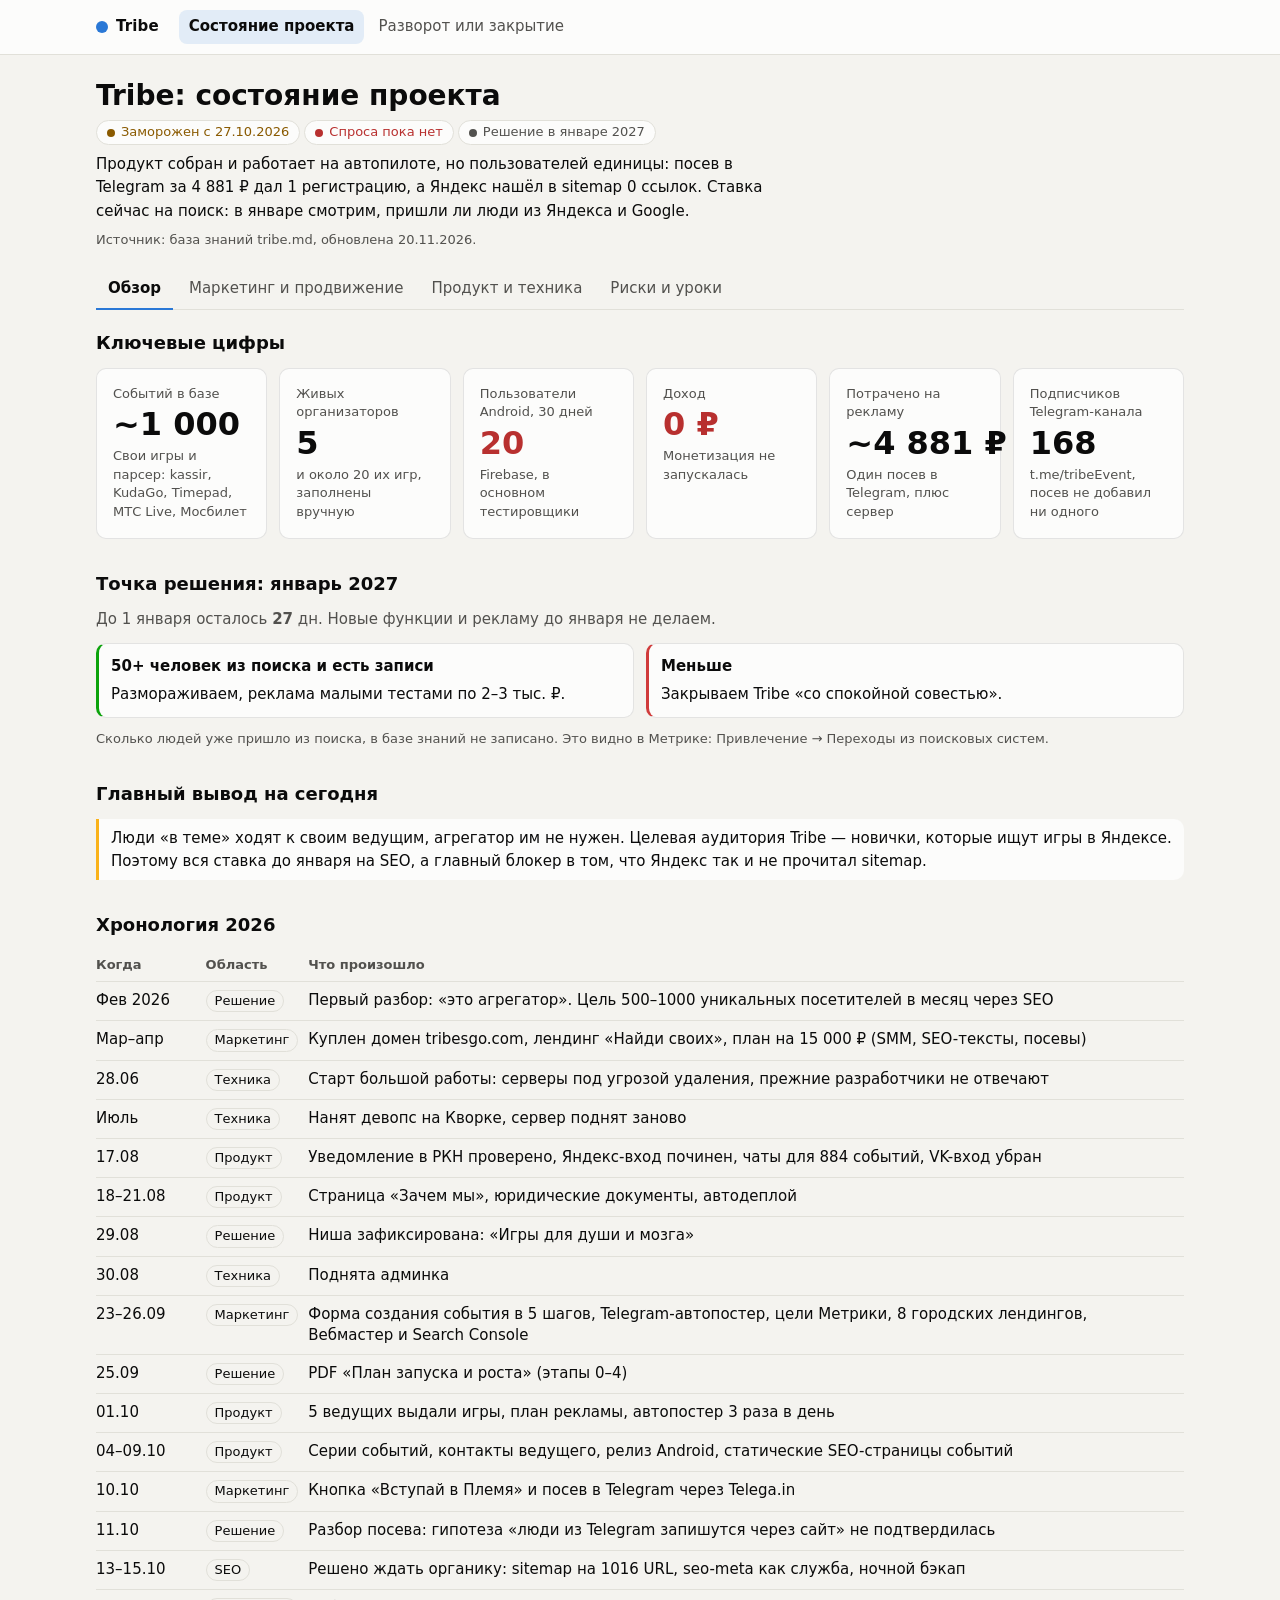
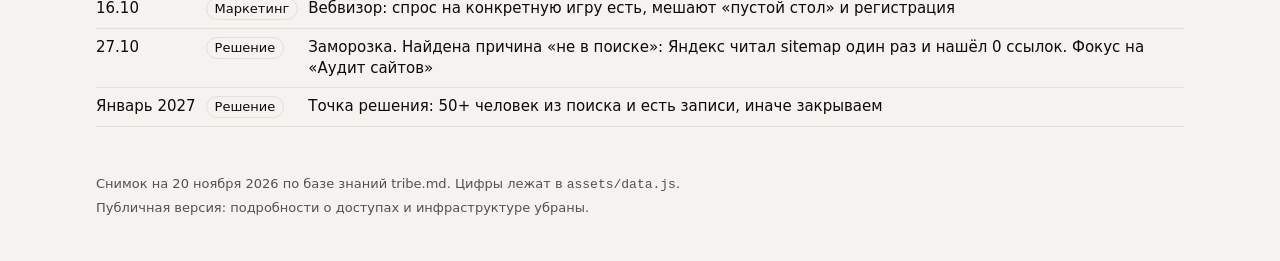
<file: index.html>
<!doctype html>
<html lang="ru">
<head>
  <meta charset="utf-8">
  <meta name="viewport" content="width=device-width, initial-scale=1">
  <meta name="robots" content="noindex, nofollow">
  <meta name="description" content="Состояние проекта Tribe на 20 ноября 2026: этап, маркетинг и продвижение, продукт, риски.">
  <title>Tribe: состояние проекта</title>
  <link rel="icon" href="assets/favicon.svg" type="image/svg+xml">
  <link rel="stylesheet" href="assets/style.css">
</head>
<body>
  <header class="site-head">
    <div class="site-head-inner">
      <a class="site-brand" href="./">Tribe</a>
      <nav class="site-nav" aria-label="Страницы">
        <a href="./" aria-current="page">Состояние проекта</a>
        <a href="strategy.html">Разворот или закрытие</a>
      </nav>
    </div>
  </header>

  <main class="wrap">
    <div class="tb">
      <header class="tb-head" id="head">
        <h1 class="tb-title">Tribe: состояние проекта</h1>
        <div class="tb-pills">
          <span class="tb-pill is-frozen">Заморожен с 27.10.2026</span>
          <span class="tb-pill is-bad">Спроса пока нет</span>
          <span class="tb-pill is-neutral">Решение в январе 2027</span>
        </div>
        <p class="tb-lede">Продукт собран и работает на автопилоте, но пользователей единицы: посев в Telegram за <span data-source="kpi" data-field="value" data-where="id=ad_spend">—</span>&nbsp;₽ дал <span data-source="funnel" data-field="value" data-where="id=users">—</span> регистрацию, а Яндекс нашёл в sitemap <span data-source="kpi" data-field="value" data-where="id=yandex_links">—</span> ссылок. Ставка сейчас на поиск: в январе смотрим, пришли ли люди из Яндекса и Google.</p>
        <p class="tb-small tb-muted" style="margin:0">Источник: база знаний tribe.md, обновлена 20.11.2026.</p>
      </header>

      <nav class="tb-tabs" role="tablist" aria-label="Разделы">
        <button class="tb-tab" role="tab" id="tab-obzor" aria-controls="obzor" aria-selected="true">Обзор</button>
        <button class="tb-tab" role="tab" id="tab-marketing" aria-controls="marketing" aria-selected="false">Маркетинг и продвижение</button>
        <button class="tb-tab" role="tab" id="tab-product" aria-controls="product" aria-selected="false">Продукт и техника</button>
        <button class="tb-tab" role="tab" id="tab-risks" aria-controls="risks" aria-selected="false">Риски и уроки</button>
      </nav>

      <!-- ОБЗОР -->
      <section class="tb-pane" id="obzor" role="tabpanel" aria-labelledby="tab-obzor">
        <div class="tb-section" id="kpis">
          <h2 class="tb-h2">Ключевые цифры</h2>
          <div class="tb-tiles">
            <div class="tb-card tb-tile"><span class="tb-tile-label">Событий в базе</span><span class="tb-tile-value">~<span data-source="kpi" data-field="value" data-where="id=events">—</span></span><span class="tb-tile-note">Свои игры и парсер: kassir, KudaGo, Timepad, МТС Live, Мосбилет</span></div>
            <div class="tb-card tb-tile"><span class="tb-tile-label">Живых организаторов</span><span class="tb-tile-value"><span data-source="kpi" data-field="value" data-where="id=organizers">—</span></span><span class="tb-tile-note">и около <span data-source="kpi" data-field="value" data-where="id=games">—</span> их игр, заполнены вручную</span></div>
            <div class="tb-card tb-tile is-bad"><span class="tb-tile-label">Пользователи Android, 30 дней</span><span class="tb-tile-value"><span data-source="kpi" data-field="value" data-where="id=android_users">—</span></span><span class="tb-tile-note">Firebase, в основном тестировщики</span></div>
            <div class="tb-card tb-tile is-bad"><span class="tb-tile-label">Доход</span><span class="tb-tile-value"><span data-source="kpi" data-field="value" data-where="id=revenue">—</span>&nbsp;₽</span><span class="tb-tile-note">Монетизация не запускалась</span></div>
            <div class="tb-card tb-tile"><span class="tb-tile-label">Потрачено на рекламу</span><span class="tb-tile-value">~<span data-source="kpi" data-field="value" data-where="id=ad_spend">—</span>&nbsp;₽</span><span class="tb-tile-note">Один посев в Telegram, плюс сервер</span></div>
            <div class="tb-card tb-tile"><span class="tb-tile-label">Подписчиков Telegram-канала</span><span class="tb-tile-value"><span data-source="kpi" data-field="value" data-where="id=tg_subs">—</span></span><span class="tb-tile-note">t.me/tribeEvent, посев не добавил ни одного</span></div>
          </div>
        </div>

        <div class="tb-section" id="january">
          <h2 class="tb-h2">Точка решения: январь 2027</h2>
          <p class="tb-muted" style="margin:0">До 1 января осталось <b id="days-left">—</b> дн. Новые функции и рекламу до января не делаем.</p>
          <div class="tb-crit">
            <div class="tb-crit-box is-go">
              <span class="tb-h3"><span data-source="kpi" data-field="value" data-where="id=goal_search">—</span>+ человек из поиска и есть записи</span>
              <span>Размораживаем, реклама малыми тестами по 2–3 тыс. ₽.</span>
            </div>
            <div class="tb-crit-box is-stop">
              <span class="tb-h3">Меньше</span>
              <span>Закрываем Tribe «со спокойной совестью».</span>
            </div>
          </div>
          <p class="tb-small tb-muted" style="margin:0">Сколько людей уже пришло из поиска, в базе знаний не записано. Это видно в Метрике: Привлечение → Переходы из поисковых систем.</p>
        </div>

        <div class="tb-section" id="verdict">
          <h2 class="tb-h2">Главный вывод на сегодня</h2>
          <div class="tb-callout">Люди «в теме» ходят к своим ведущим, агрегатор им не нужен. Целевая аудитория Tribe — новички, которые ищут игры в Яндексе. Поэтому вся ставка до января на SEO, а главный блокер в том, что Яндекс так и не прочитал sitemap.</div>
        </div>

        <div class="tb-section" id="timeline">
          <h2 class="tb-h2">Хронология 2026</h2>
          <div class="tb-tablewrap">
            <table class="tb-table">
              <thead><tr><th>Когда</th><th>Область</th><th>Что произошло</th></tr></thead>
              <tbody data-table="timeline"></tbody>
            </table>
          </div>
        </div>
      </section>

      <!-- МАРКЕТИНГ -->
      <section class="tb-pane" id="marketing" role="tabpanel" aria-labelledby="tab-marketing" hidden>
        <div class="tb-section" id="mk-summary">
          <h2 class="tb-h2">Коротко о продвижении</h2>
          <p class="tb-lede">Пробовали один платный канал (посев в Telegram) и вложились в SEO. Посев дал дешёвые клики, но почти ноль записей. SEO сделано технически, но Яндекс ещё не проиндексировал сайт, поэтому органики пока нет. Остальные каналы и рекламные планы до запуска не дошли.</p>
        </div>

        <div class="tb-three" id="mk-lists">
          <div class="tb-col is-done" id="mk-done">
            <div class="tb-col-head"><h3 class="tb-h2">Что сделали</h3></div>

            <div class="tb-group"><span class="tb-group-name">Позиционирование</span>
              <ul class="tb-list">
                <li><b>Ниша «Игры для души и мозга»</b><span class="tb-d">29.08: мафия, настолки, квизы, трансформационные и психологические игры. Только Москва</span></li>
                <li><b>Слоган и страница «Зачем мы» (/about)</b><span class="tb-d">«Не просто провести вечер. Прожить его.»</span></li>
                <li><b>Лента отсортирована под ЦА</b><span class="tb-d">Игры, концерты, вечеринки первыми, Москва по умолчанию</span></li>
                <li><b>Лендинг «Найди своих»</b><span class="tb-d">Март–апрель, вместе с планом на 15 000 ₽ (SMM, SEO-тексты, посевы)</span></li>
              </ul>
            </div>

            <div class="tb-group"><span class="tb-group-name">Telegram</span>
              <ul class="tb-list">
                <li><b>Канал t.me/tribeEvent и автопостер</b><span class="tb-d">Раз в час с 23–26.09, с 01.10 три раза в день</span></li>
                <li><b>Кнопка «Вступай в Племя» в шапке</b><span class="tb-d">09–10.10, теперь ведёт в канал (раньше по ошибке вела в бота)</span></li>
                <li><b>Посев через Telega.in</b><span class="tb-d">10.10, <span data-source="kpi" data-field="value" data-where="id=seeding_channels">—</span> каналов, разбор результатов 11.10</span></li>
              </ul>
            </div>

            <div class="tb-group"><span class="tb-group-name">SEO</span>
              <ul class="tb-list">
                <li><b>SEO-страницы для роботов</b><span class="tb-d">seo-meta отдаёт /events и /fid с названием и описанием, с 15.10 работает как служба с автоперезапуском</span></li>
                <li><b>Статические страницы событий и лендинги</b><span class="tb-d"><span data-source="kpi" data-field="value" data-where="id=city_landings">—</span> городских лендингов и <span data-source="kpi" data-field="value" data-where="id=category_pages">—</span> категорийных страниц</span></li>
                <li><b>sitemap.xml на <span data-source="kpi" data-field="value" data-where="id=sitemap_urls">—</span> URL без #</b><span class="tb-d">Пересобирается каждую ночь в 03:00, есть sitemap-cities.xml, robots.txt указывает оба</span></li>
                <li><b>Снят noindex со всего сайта, включён gzip</b><span class="tb-d">noindex оставлен только на админке</span></li>
                <li><b>Яндекс Вебмастер и Google Search Console</b><span class="tb-d">Права подтверждены, ошибок нет, ИКС <span data-source="kpi" data-field="value" data-where="id=iks">—</span></span></li>
                <li><b>Редирект /events/ID на страницу игры</b><span class="tb-d">27.10: люди попадают на игру, роботы получают SEO-страницу</span></li>
              </ul>
            </div>

            <div class="tb-group"><span class="tb-group-name">Аналитика</span>
              <ul class="tb-list">
                <li><b>Цели Метрики</b><span class="tb-d">Открытие события, регистрация, «Я пойду», создание события, клики на Google Play и Telegram</span></li>
                <li><b>Вебвизор и разбор поведения</b><span class="tb-d">16.10: спрос на конкретную игру есть, видно, где люди уходят</span></li>
              </ul>
            </div>

            <div class="tb-group"><span class="tb-group-name">Ведущие и реклама</span>
              <ul class="tb-list">
                <li><b>5 ведущих выдали игры</b><span class="tb-d">01.10, игры в базу внесли сами. На странице есть контакты ведущего</span></li>
                <li><b>Шаблон письма ведущему и текст поста через конкретное событие</b><span class="tb-d">Готовы, лежат в базе знаний</span></li>
                <li><b>Шесть вариантов рекламного плана</b><span class="tb-d">25.09–09.10, с порогами оценки и правилами теста (своя UTM на объявление, вести на конкретное событие)</span></li>
                <li><b>Приложения в сторах</b><span class="tb-d">Android в Google Play и RuStore, iOS</span></li>
              </ul>
            </div>
          </div>

          <div class="tb-col is-fail" id="mk-fail">
            <div class="tb-col-head"><h3 class="tb-h2">Что не получилось</h3></div>

            <div class="tb-group"><span class="tb-group-name">Не сработало</span>
              <ul class="tb-list">
                <li><b>Посев в Telegram: <span data-source="funnel" data-field="value" data-where="id=users">—</span> новый пользователь</b><span class="tb-d">Гипотеза «люди из Telegram запишутся через сайт» не подтвердилась. Новых организаторов и подписчиков канала 0</span></li>
                <li><b>Каналы «куда пойти» приводят любопытных, а не участников</b><span class="tb-d">Клики дешёвые, конверсия почти нулевая. Самый большой канал дал самый дорогой клик</span></li>
                <li><b>«Пустой стол» и регистрация</b><span class="tb-d">В участниках только организатор, и человек уходит. Регистрацию даже владельцу было лень проходить. Общая лента не цепляет</span></li>
                <li><b>Ведущим непонятна ценность</b><span class="tb-d">Фидбек: «не понимаю, кому это надо». Сами ссылку на Tribe не дают</span></li>
                <li><b>Цель февраля не достигнута</b><span class="tb-d">Планировали 500–1000 уникальных посетителей в месяц через SEO, пользователей пока единицы</span></li>
              </ul>
            </div>

            <div class="tb-group"><span class="tb-group-name">Не запустили</span>
              <ul class="tb-list">
                <li><b>VK-таргет и Яндекс Директ</b><span class="tb-d">Были во всех планах, ни один не запущен. Директ 03.10 признан нерентабельным</span></li>
                <li><b>Бесплатные каналы роста из списка 15.10</b><span class="tb-d">UTM-ссылки ведущих, взаимопиар, Яндекс Справочник и 2ГИС, антикафе с QR-афишей, блогеры по бартеру, «приведи друга». В базе знаний нет отметок, что их запускали</span></li>
                <li><b>Монетизация</b><span class="tb-d">Ни одна модель не запущена, доход 0 ₽</span></li>
                <li><b>Нетворкинг</b><span class="tb-d">Категория на сайте готова, но в базе её нет: парсер Timepad берёт только «избранные» события</span></li>
              </ul>
            </div>

            <div class="tb-group"><span class="tb-group-name">Застряло в SEO</span>
              <ul class="tb-list">
                <li><b>Яндекс прочитал sitemap один раз</b><span class="tb-d">15.09, тогда в нём было <span data-source="kpi" data-field="value" data-where="id=yandex_links">—</span> ссылок. С тех пор не перечитывал. Это главный блокер</span></li>
                <li><b>Переобход не нажат</b><span class="tb-d">27.10 инструмент Вебмастера сбоил на стороне Яндекса</span></li>
                <li><b>Один title на все страницы</b><span class="tb-d">В Метрике не видно, какие события смотрели</span></li>
                <li><b>HashRouter вместо серверного рендеринга</b><span class="tb-d">Поисковики видят адреса с # как одну страницу. SSR отложен (этап 4 плана)</span></li>
              </ul>
            </div>
          </div>

          <div class="tb-col is-check" id="mk-check">
            <div class="tb-col-head"><h3 class="tb-h2">Что проверить</h3></div>

            <div class="tb-group"><span class="tb-group-name">Сейчас, один раз</span>
              <ul class="tb-list">
                <li><b>Вебмастер: переобход sitemap.xml</b><span class="tb-d">Нажать ↻ у sitemap.xml и убедиться, что Яндекс нашёл ссылки</span></li>
                <li><b>Переобход ключевых страниц</b><span class="tb-d">Главная, /moscow и 5–10 своих игр</span></li>
                <li><b>«6 рекомендаций» в Вебмастере</b><span class="tb-d">Посмотреть, что Яндекс советует исправить</span></li>
                <li><b>Google Search Console</b><span class="tb-d">Что sitemap отправлен, и раздел Индексирование → Страницы</span></li>
                <li><b>Спросить одного ведущего</b><span class="tb-d">«Тебе было бы удобно, если бы записи приходили через сайт, а не в личку?» Бесплатно и быстро</span></li>
                <li><b>Android crash-free</b><span class="tb-d">В Firebase <span data-source="kpi" data-field="value" data-where="id=crash_free">—</span>%. Разобраться в Crashlytics до любого продвижения приложения</span></li>
              </ul>
            </div>

            <div class="tb-group"><span class="tb-group-name">Раз в 2 недели, 5 минут</span>
              <ul class="tb-list">
                <li><b>Метрика: переходы из поисковых систем</b><span class="tb-d">Привлечение / Источники, без роботов. Это и есть главная метрика января</span></li>
                <li><b>Вебмастер: страницы в поиске и запросы</b><span class="tb-d">Сначала сайт появится по названиям конкретных игр и узким запросам</span></li>
              </ul>
            </div>

            <div class="tb-group"><span class="tb-group-name">Если будет новая реклама</span>
              <ul class="tb-list">
                <li><b>Смотреть CTR, а не число подписчиков</b><span class="tb-d">Покупать малыми партиями по 2–3 тыс. ₽</span></li>
                <li><b>Метка MAX в подборке Telega</b><span class="tb-d">Это мессенджер MAX, а не Telegram. Такие каналы проверять отдельно</span></li>
                <li><b>Пороги оценки</b><span class="tb-d">Клик: хорошо до 30 ₽, плохо от 80 ₽. Конверсия сайт → событие: хорошо выше 5%, плохо ниже 2%. CTR поста выше 3%</span></li>
                <li><b>Правила теста</b><span class="tb-d">Своя UTM на каждое объявление, вести на конкретное событие, сайт во время теста не менять</span></li>
              </ul>
            </div>

            <div class="tb-callout">Реалистично: показы в поиске через 1–2 месяца, трафик через 3–6. «Мафия в Москве» очень конкурентный запрос.</div>
          </div>
        </div>

        <div class="tb-two" id="mk-charts">
          <div class="tb-card tb-section" id="funnel-card">
            <h3 class="tb-h3">Воронка посева в Telegram, 10.10.2026</h3>
            <p class="tb-small tb-muted" style="margin:0">От просмотров до новых пользователей в базе</p>
            <div class="tb-chart" data-chart="funnel" style="min-height:276px"></div>
          </div>
          <div class="tb-card tb-section" id="cpc-card">
            <h3 class="tb-h3">Цена клика, ₽</h3>
            <p class="tb-small tb-muted" style="margin:0">Пунктир: порог «хорошо» (30 ₽) и «плохо» (80 ₽) из плана 01.10</p>
            <div class="tb-chart" data-chart="cpc" style="min-height:206px"></div>
          </div>
        </div>

        <div class="tb-section" id="ad-plans">
          <h2 class="tb-h2">Рекламные планы и что с ними стало</h2>
          <div class="tb-tablewrap">
            <table class="tb-table">
              <thead><tr><th>Дата</th><th>Бюджет</th><th>Распределение</th><th>Итог</th></tr></thead>
              <tbody data-table="adplans"></tbody>
            </table>
          </div>
        </div>

        <details class="tb-details tb-card" id="unfreeze-ideas">
          <summary>Идеи на случай разморозки (9)</summary>
          <ol class="tb-lessons">
            <li>«Я пойду» по имени и телефону без аккаунта, список видит только организатор. Tribe заменяет ведущему блокнот.</li>
            <li>Кнопка «Записаться у ведущего в Telegram» с целью в Метрике.</li>
            <li>Свои игры выше парсера, с меткой «Игра Tribe». Парсерные события открывать в новой вкладке.</li>
            <li>Блок «Вступай в чат Tribe» на странице игры и в ленте.</li>
            <li>«Сообщить, когда будет новая мафия» (контакт и тип игры).</li>
            <li>Вход через Telegram и бот с напоминаниями.</li>
            <li>Напоминание за день до события, еженедельный дайджест «игры недели рядом».</li>
            <li>Онбординг (город и интересы), кнопка «поделиться» с OG-превью.</li>
            <li>Посадочные SEO-страницы под запросы «мафия Москва», «квизы Москва», «трансформационная игра Лила Москва».</li>
          </ol>
          <p class="tb-small tb-muted">Ботов в участники не добавляем. Честная альтернатива: «обычно приходит N человек», фото с прошлых игр, отзывы. Email и SMS только тем, кто дал согласие.</p>
        </details>
      </section>

      <!-- ПРОДУКТ -->
      <section class="tb-pane" id="product" role="tabpanel" aria-labelledby="tab-product" hidden>
        <div class="tb-two">
          <div class="tb-card tb-section" id="what-is">
            <h2 class="tb-h2">Что это за продукт</h2>
            <p style="margin:0;line-height:1.5">Агрегатор офлайн-событий в Москве: сайт tribesgo.com, Android (Google Play, RuStore), iOS и Telegram-канал. По замыслу любой может создать своё событие, как объявление на Авито.</p>
            <p style="margin:0;line-height:1.5"><b>Для участника:</b> одно место вместо 15 каналов, фильтр по дню и району, запись без переписки в личке.<br><b>Для ведущего:</b> новые клиенты, одна ссылка на всё расписание, заполненные столы.<br><b>Отличие от Яндекс Афиши и KudaGo:</b> «с кем пойти» и «бесплатно/недорого».</p>
            <p class="tb-small tb-muted" style="margin:0">ЦА по базе знаний от 15.10: 25–38 лет, работающие, ищут осмысленное общение.</p>
          </div>
          <div class="tb-card tb-section" id="features">
            <h2 class="tb-h2">Что уже работает</h2>
            <ul class="tb-list">
              <li><b>Лента и карта</b><span class="tb-d">Кластеры, фильтры по городу, датам (DateStrip) и категориям, «Подобрать событие»</span></li>
              <li><b>Создание события в 5 шагов</b><span class="tb-d">Серии дат, до 3 фото, контакты ведущего</span></li>
              <li><b>Запись</b><span class="tb-d">«Я пойду», «Будь первым», вход через Яндекс</span></li>
              <li><b>Админка</b><span class="tb-d">Модерация, «Апрувить всё от организатора», опубликованные, удаление</span></li>
              <li><b>Юридическое</b><span class="tb-d">Уведомление в РКН подано, политики опубликованы, есть английская версия для Google Play</span></li>
              <li><b>Автодеплой сайта, ночной бэкап базы</b><span class="tb-d">Сайт выкатывается автоматически, база сохраняется каждую ночь</span></li>
            </ul>
          </div>
        </div>

        <div class="tb-section" id="tech-open">
          <h2 class="tb-h2">Открытые технические вопросы</h2>
          <div class="tb-two">
            <ul class="tb-list tb-card">
              <li><b>Код на сервере расходится с GitHub</b><span class="tb-d">Часть парсера и бэкенда есть только на сервере</span></li>
              <li><b>Хрупкие фильтры</b><span class="tb-d">Кнопка «Все» и даты ломались 5+ раз. Перед правками прогонять сценарий: Сегодня → Спорт → Все → Завтра</span></li>
              <li><b>Вход через Google и VK не работает</b><span class="tb-d">Google: нет Client Secret. VK: нужен бизнес-аккаунт, вход убран</span></li>
              <li><b>Подняты не все сервисы</b><span class="tb-d">Геолокация и Telegram-бот не запущены, создание события держится на временной заглушке для сервиса уведомлений</span></li>
            </ul>
            <ul class="tb-list tb-card">
              <li><b>Дубли в настройках nginx</b><span class="tb-d">Одни и те же домены описаны в двух файлах</span></li>
              <li><b>Бэкапы сами не удаляются</b><span class="tb-d">По ~14 МБ в день: раз в месяц проверять место на диске, настроить «Кибер Бэкап» (ежедневно, 7 копий)</span></li>
              <li><b>Баланс хостинга</b><span class="tb-d">Держать на месяц вперёд, иначе сервер удалят</span></li>
              <li><b>Elasticsearch остановлен</b><span class="tb-d">Не хватало RAM, поиск работает через LIKE</span></li>
            </ul>
          </div>
        </div>

        <div class="tb-section" id="monetization">
          <h2 class="tb-h2">Монетизация: идеи, ничего не запущено</h2>
          <div class="tb-tablewrap">
            <table class="tb-table">
              <thead><tr><th>Модель</th><th>Суть</th><th>Когда</th></tr></thead>
              <tbody>
                <tr><td>Партнёрские ссылки на билеты</td><td>% с билета у парсерных событий (Admitad и др.)</td><td>Можно сразу</td></tr>
                <tr><td>Performance для ведущего</td><td>100 ₽ с каждого пришедшего по UTM, первая игра бесплатно</td><td>После подтверждения трафика</td></tr>
                <tr><td>Подписка ведущего</td><td>1 000–3 000 ₽/мес, первые 3 месяца бесплатно</td><td>После теста</td></tr>
                <tr><td>Продвижение события</td><td>500–2 000 ₽ за приоритет в ленте на неделю</td><td>Когда есть аудитория</td></tr>
                <tr><td>Комиссия с записи</td><td>10–15%</td><td>Нужна оплата через сайт</td></tr>
                <tr><td>Реклама в своём TG-канале</td><td>Когда 3–5 тыс. живых подписчиков</td><td>Потом</td></tr>
              </tbody>
            </table>
          </div>
        </div>
      </section>

      <!-- РИСКИ -->
      <section class="tb-pane" id="risks" role="tabpanel" aria-labelledby="tab-risks" hidden>
        <div class="tb-section" id="urgent">
          <h2 class="tb-h2">Срочно, даже в заморозке</h2>
          <div class="tb-two">
            <div class="tb-callout is-bad">
              <b>Навести порядок с доступами.</b> Отозвать и перевыпустить ключи и пароли, а дальше хранить их в менеджере паролей и GitHub Secrets. Подробный список ведётся отдельно и в публичную версию не входит.
            </div>
            <div class="tb-callout is-bad">
              <b>Android: crash-free users <span data-source="kpi" data-field="value" data-where="id=crash_free">—</span>%.</b> По данным Firebase приложение падает у всех пользователей. Разобраться в Crashlytics до любого продвижения приложения.
            </div>
          </div>
        </div>

        <div class="tb-section" id="lessons">
          <h2 class="tb-h2">Главные уроки</h2>
          <ol class="tb-lessons tb-card">
            <li><b>Сначала спрос, потом фичи.</b> Месяцы ушли на инфраструктуру и баги до первой встречи с пользователями.</li>
            <li><b>Посевы в «куда пойти» приводят любопытных, а не участников.</b> Клики дешёвые, конверсия почти нулевая.</li>
            <li><b>Пустой стол и регистрация убивают запись.</b> Нужно честное социальное доказательство и запись без аккаунта.</li>
            <li><b>Двусторонний рынок с холодного старта тяжёл.</b> Ценность для ведущего должна появиться раньше, чем аудитория.</li>
            <li><b>Техдолг съедает время:</b> хрупкие фильтры, расхождение кода на сервере и в Git, ручные деплои, небрежное хранение доступов.</li>
            <li><b>«Проверено» не значит «закрыто».</b> Тест опроверг одну гипотезу, а гипотеза о поисковом трафике ещё проверяется, ответ в январе.</li>
          </ol>
        </div>

        <div class="tb-section" id="alternatives">
          <h2 class="tb-h2">Куда переключился фокус</h2>
          <div class="tb-tablewrap">
            <table class="tb-table">
              <thead><tr><th>Проект</th><th>Вердикт на 27.10</th></tr></thead>
              <tbody>
                <tr><td><b>Аудит сайтов</b> («Рентген сайта»)</td><td><span class="tb-tag is-launched">Основной фокус</span> Быстрые деньги, одна сторона рынка, экспертиза получена на Tribe</td></tr>
                <tr><td>Видимус (видимость в нейросетях)</td><td>Можно продавать в паре с аудитом</td></tr>
                <tr><td>Проверка сметы</td><td>Второй кандидат, нужна экспертиза в стройке</td></tr>
                <tr><td>Бумеранго (аренда электроинструмента)</td><td><span class="tb-tag is-no">Отложен</span> Две стороны рынка, логистика, сильные конкуренты</td></tr>
              </tbody>
            </table>
          </div>
        </div>
      </section>
    </div>
  </main>

  <footer class="site-foot">
    <p>Снимок на 20 ноября 2026 по базе знаний tribe.md. Цифры лежат в <code>assets/data.js</code>.</p>
    <p>Публичная версия: подробности о доступах и инфраструктуре убраны.</p>
  </footer>

  <script src="assets/data.js"></script>
  <script src="assets/dashboard.js"></script>
</body>
</html>
</file>
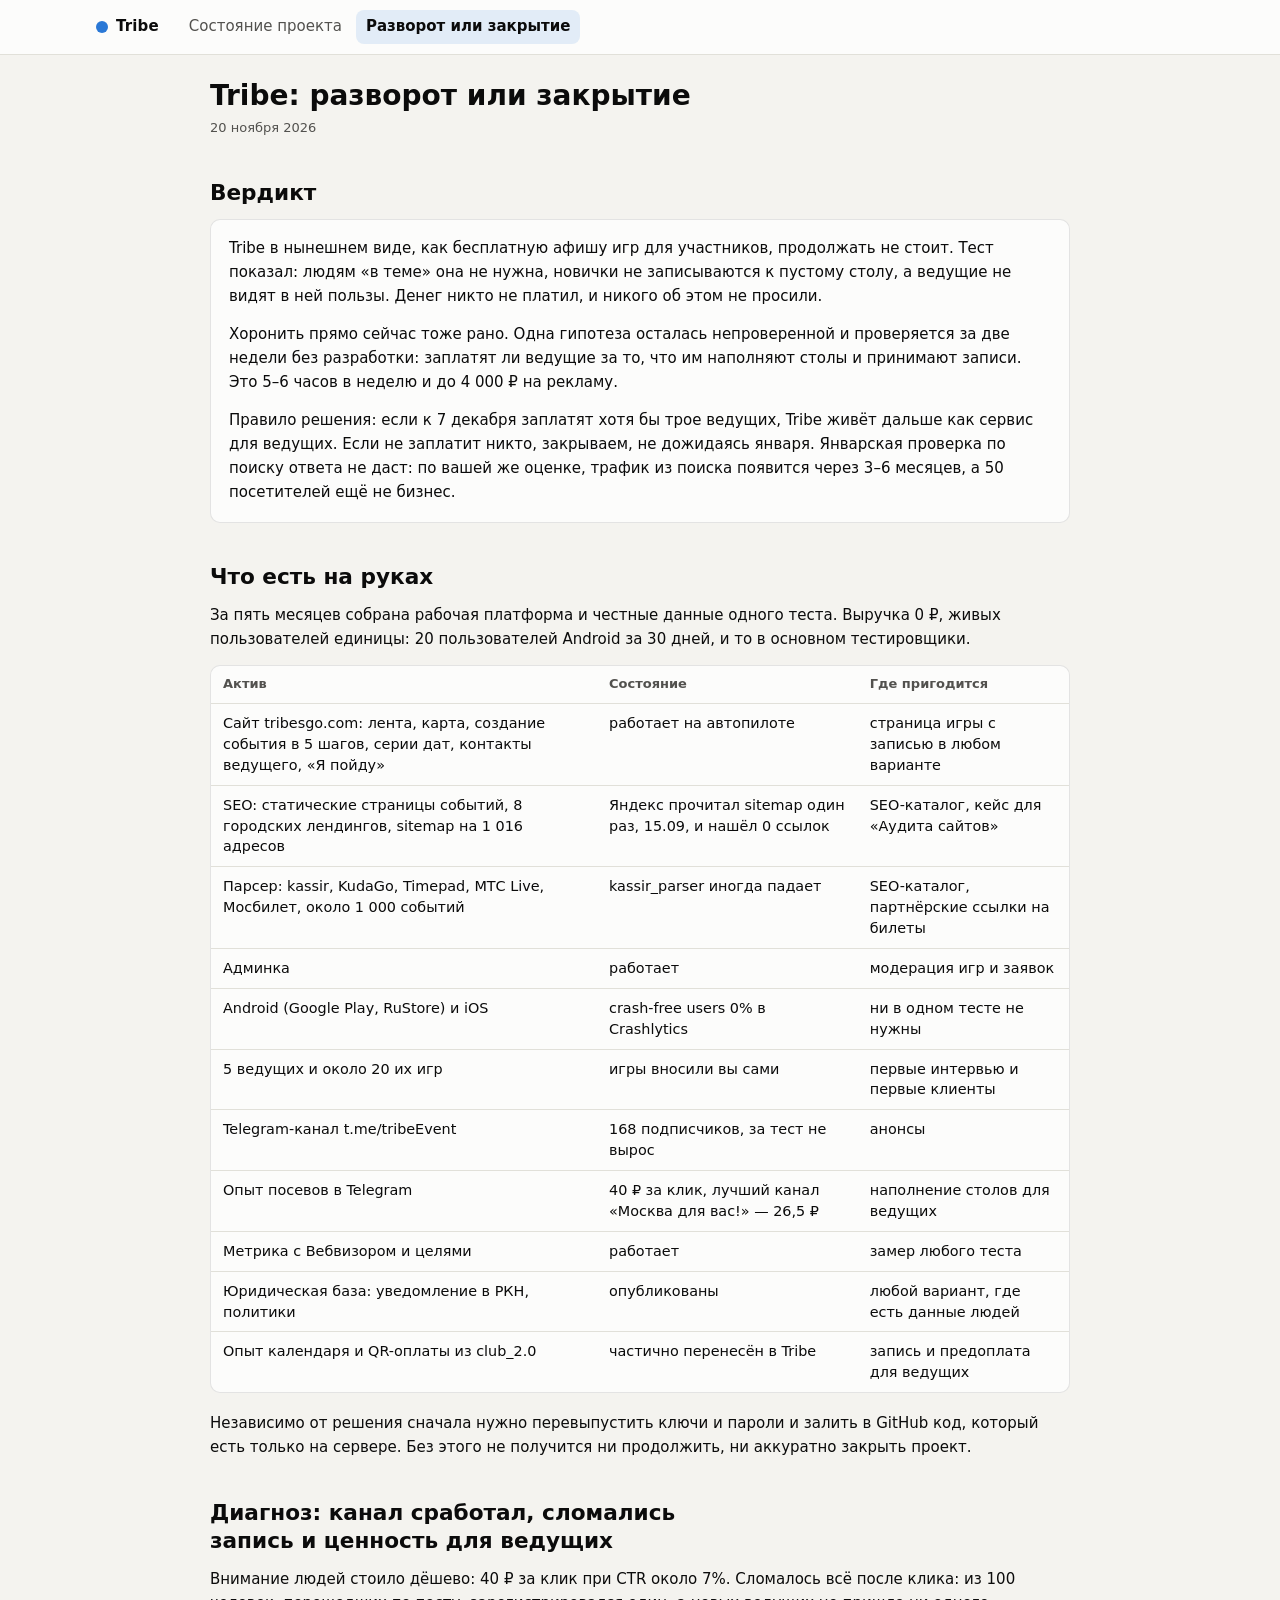
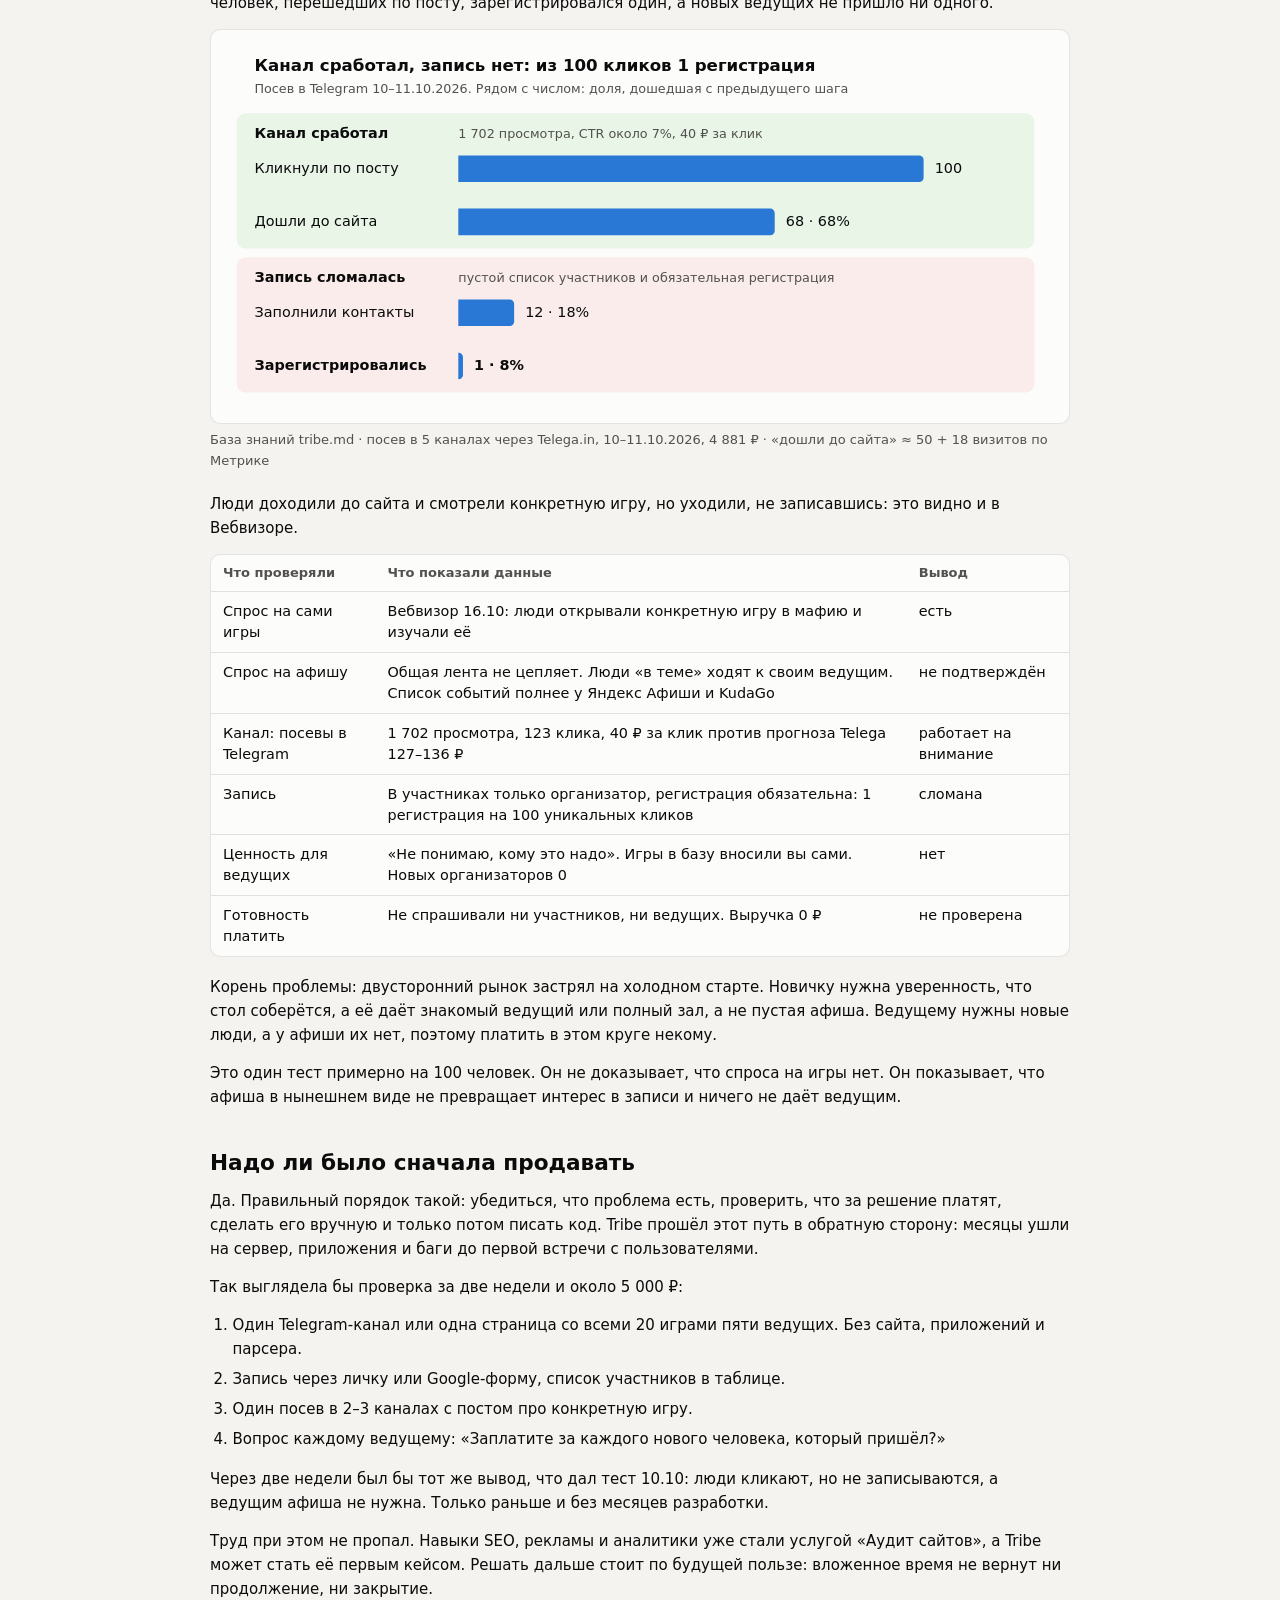
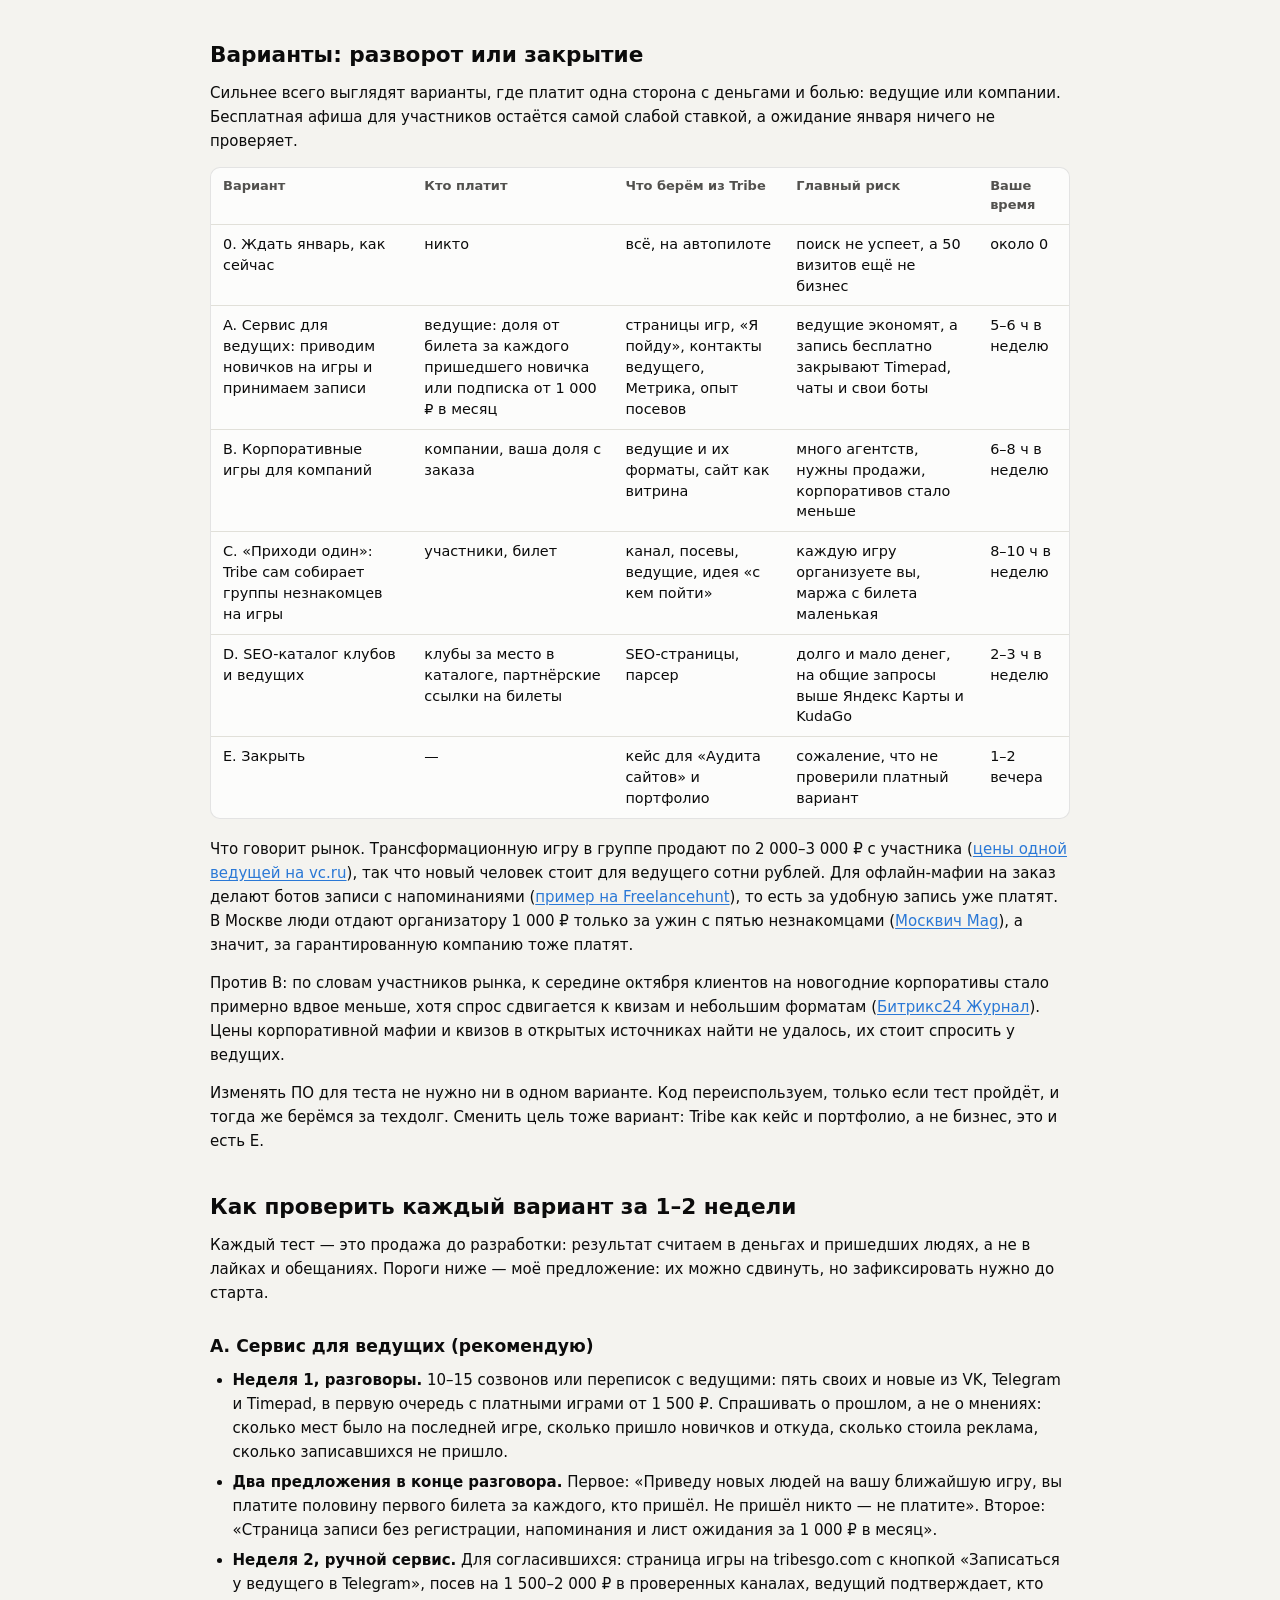
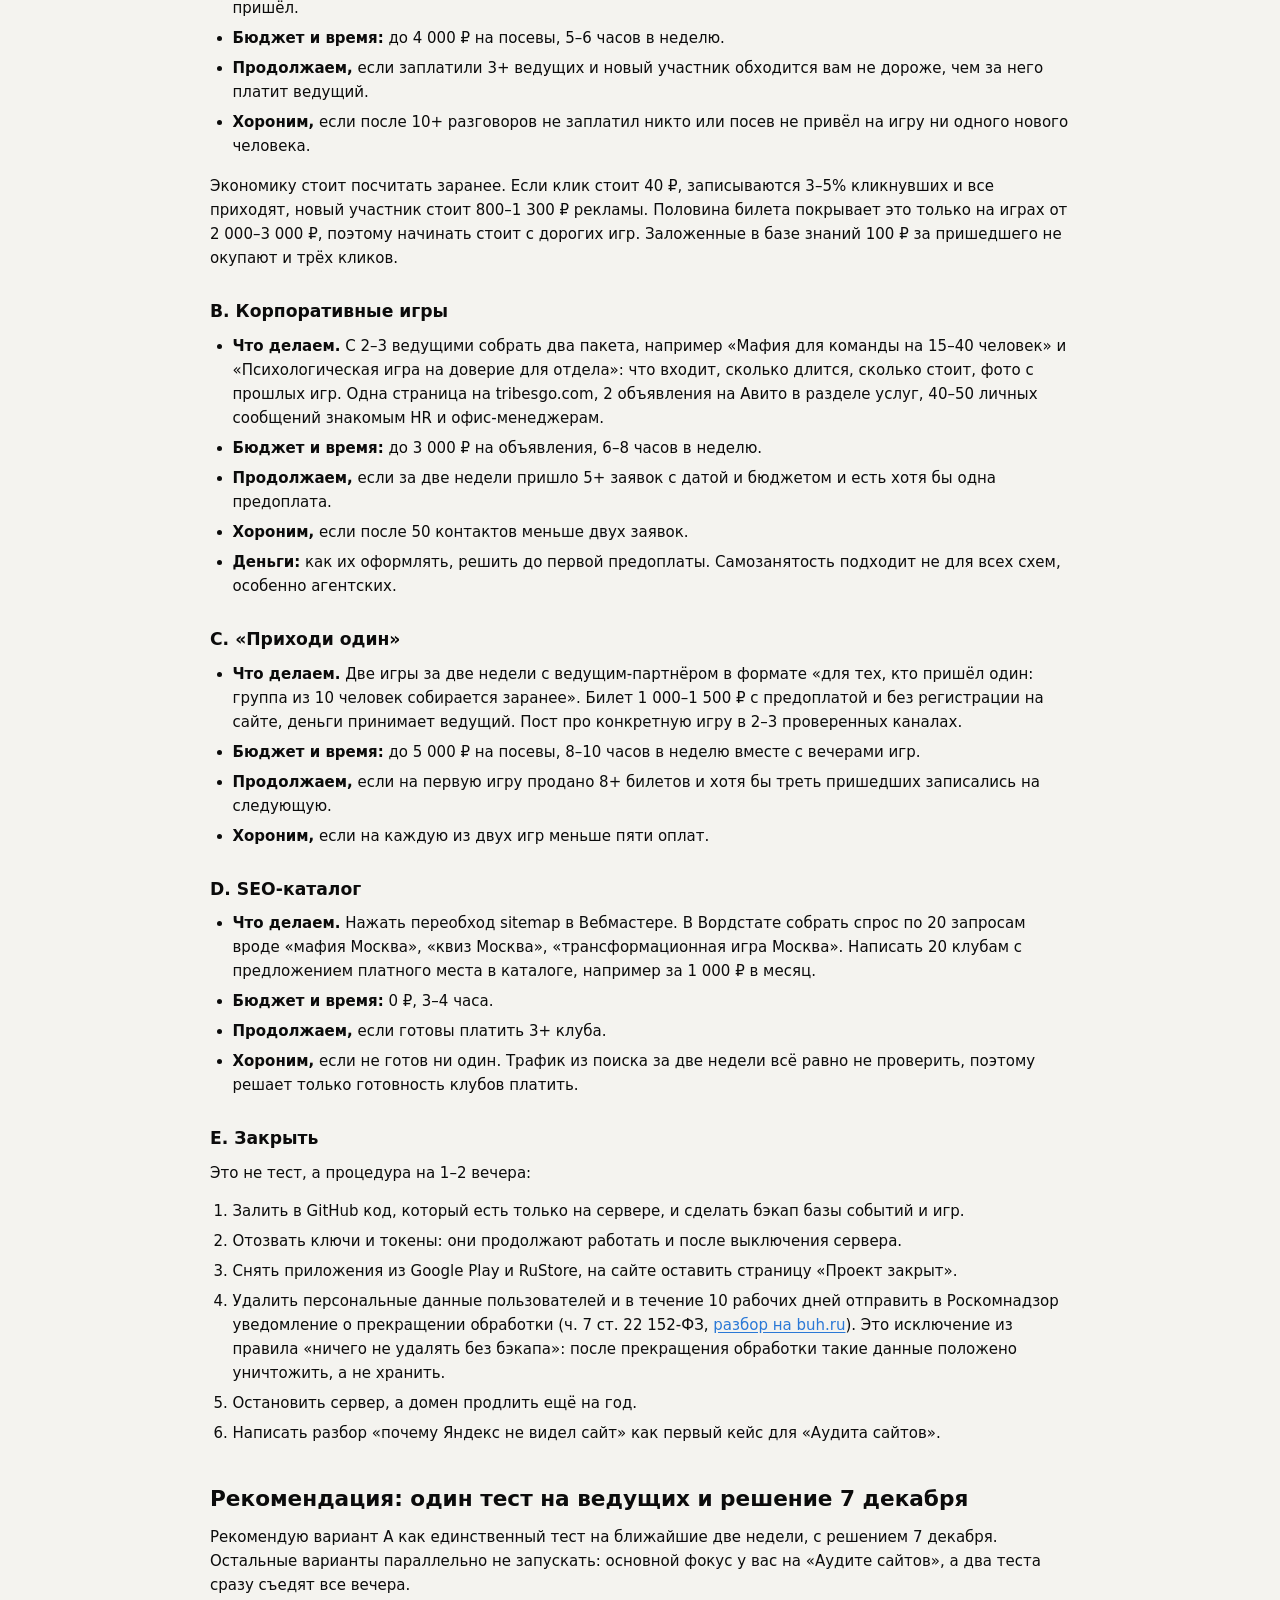
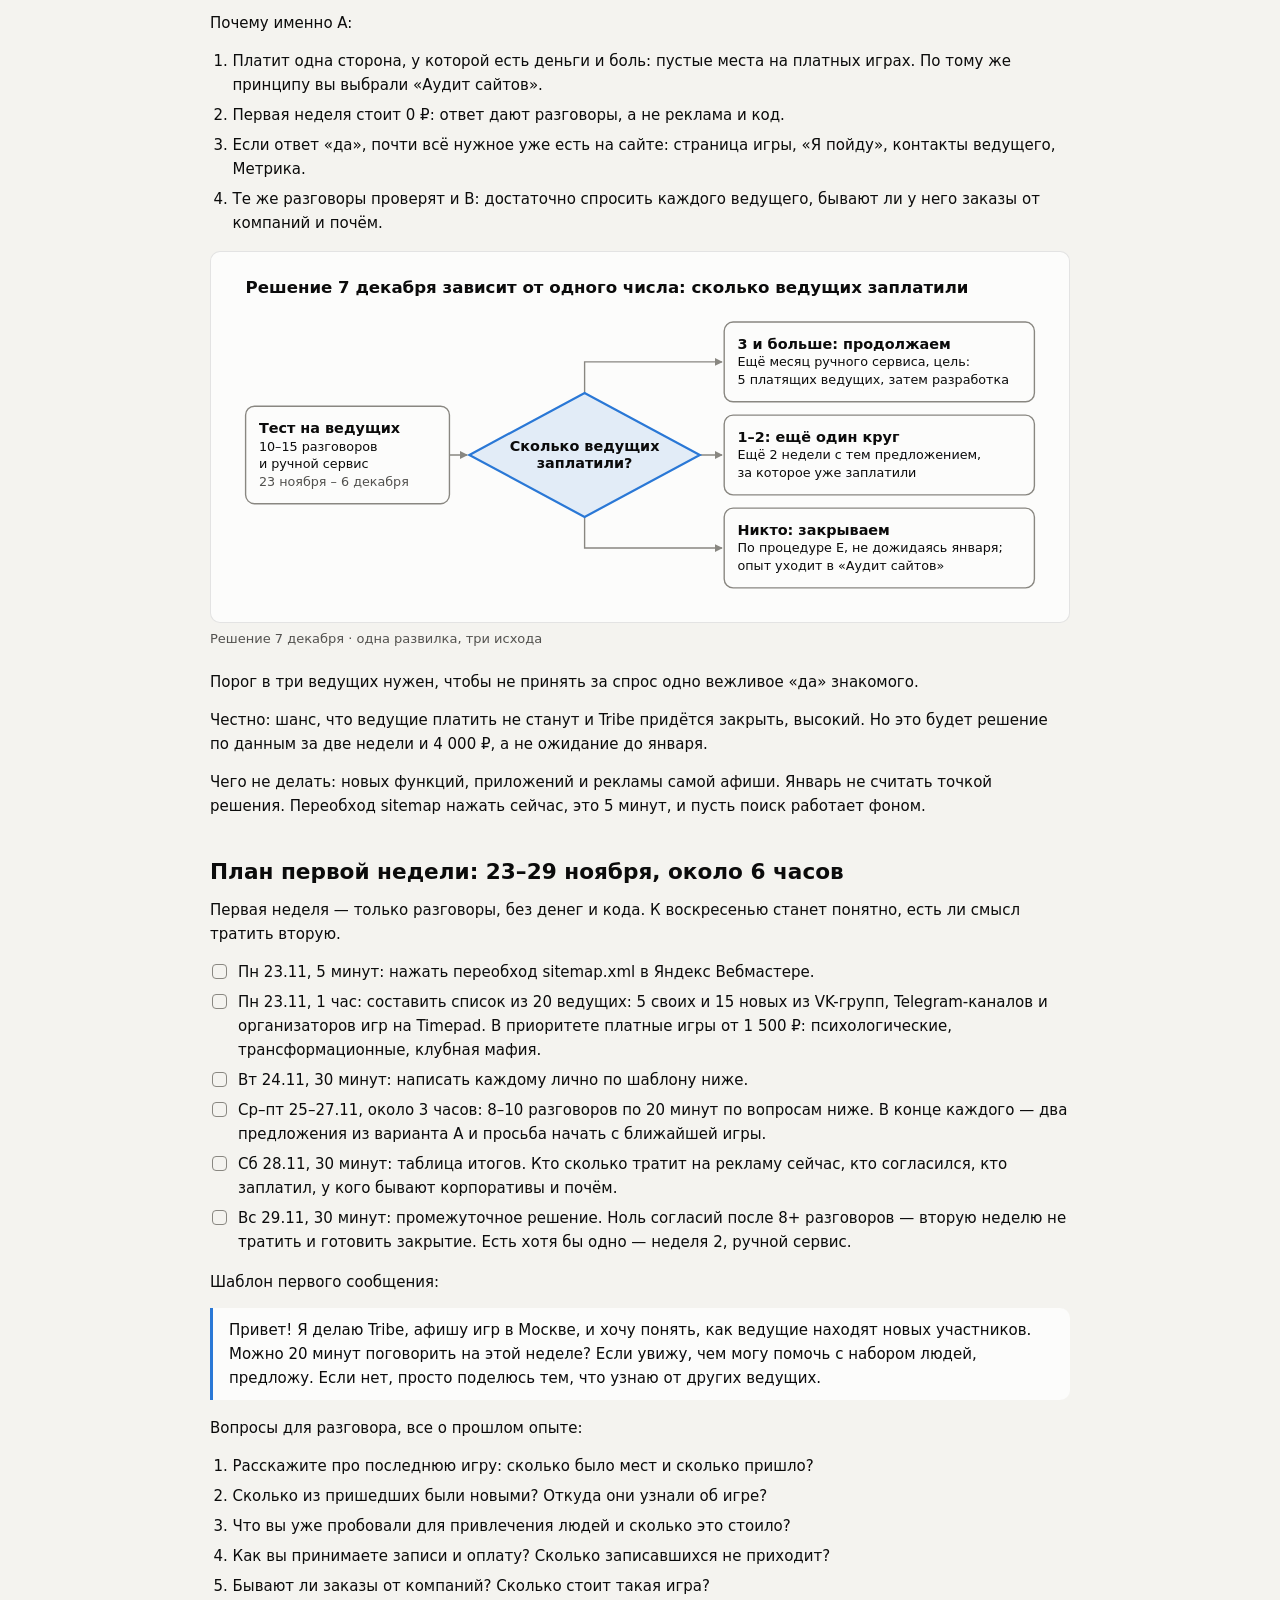
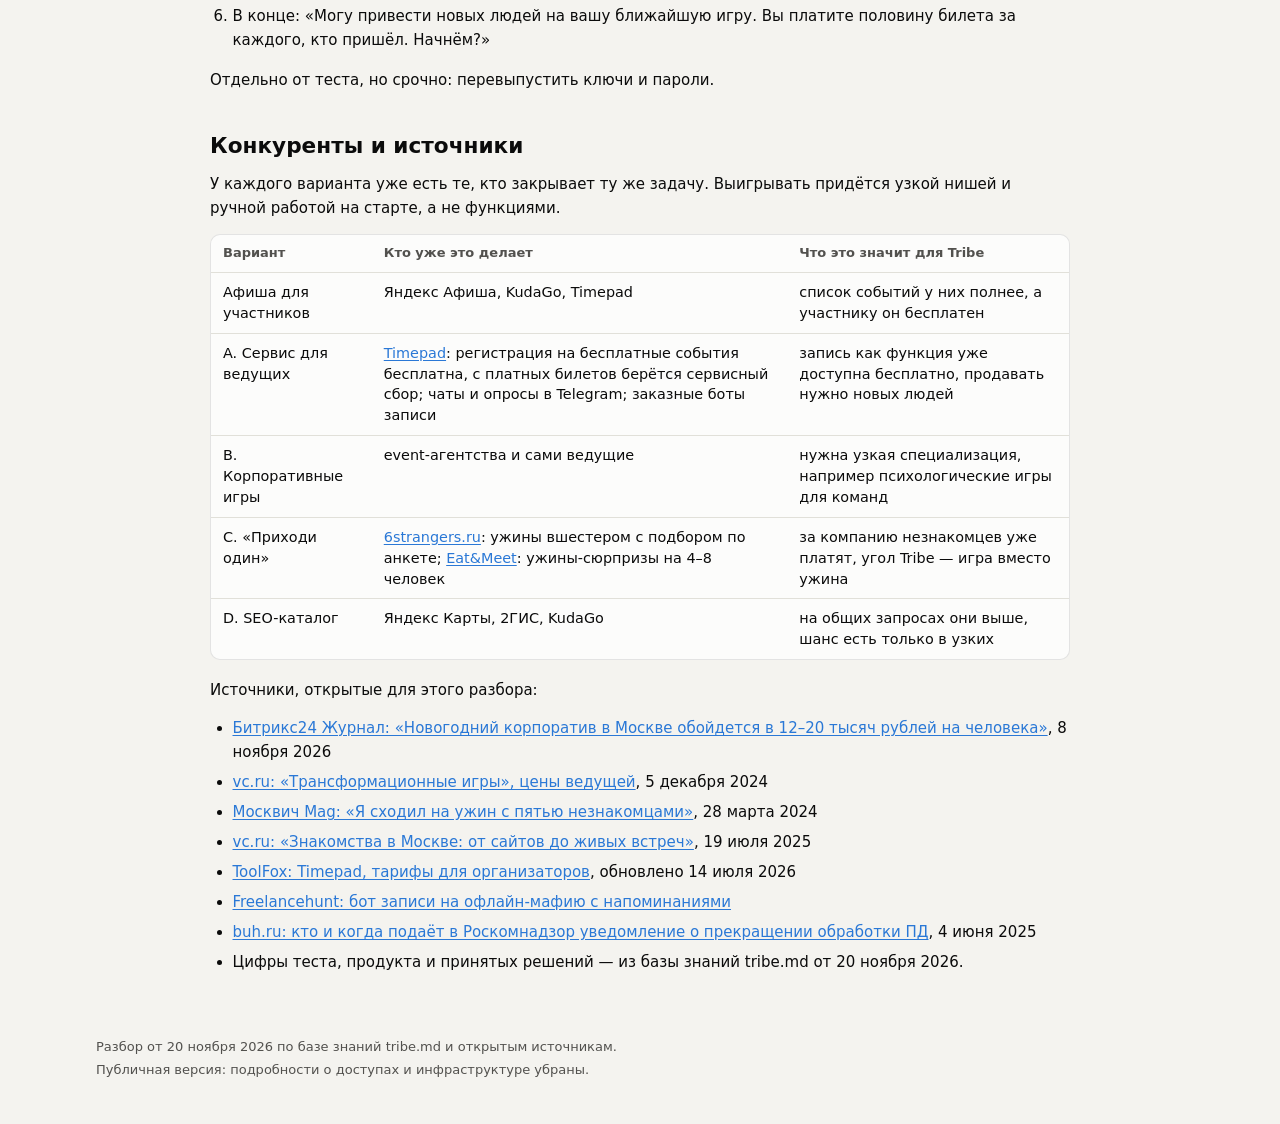
<file: strategy.html>
<!doctype html>
<html lang="ru">
<head>
  <meta charset="utf-8">
  <meta name="viewport" content="width=device-width, initial-scale=1">
  <meta name="robots" content="noindex, nofollow">
  <meta name="description" content="Стратегический разбор Tribe: диагноз, варианты разворота, тесты на 1–2 недели и рекомендация.">
  <title>Tribe: разворот или закрытие</title>
  <link rel="icon" href="assets/favicon.svg" type="image/svg+xml">
  <link rel="stylesheet" href="assets/style.css">
</head>
<body>
  <header class="site-head">
    <div class="site-head-inner">
      <a class="site-brand" href="./">Tribe</a>
      <nav class="site-nav" aria-label="Страницы">
        <a href="./">Состояние проекта</a>
        <a href="strategy.html" aria-current="page">Разворот или закрытие</a>
      </nav>
    </div>
  </header>

  <main class="wrap">
    <article class="doc">
      <h1>Tribe: разворот или закрытие</h1>
      <p class="byline">20 ноября 2026</p>

      <h2 id="verdict">Вердикт</h2>
      <div class="verdict">
        <p>Tribe в нынешнем виде, как бесплатную афишу игр для участников, продолжать не стоит. Тест показал: людям «в теме» она не нужна, новички не записываются к пустому столу, а ведущие не видят в ней пользы. Денег никто не платил, и никого об этом не просили.</p>
        <p>Хоронить прямо сейчас тоже рано. Одна гипотеза осталась непроверенной и проверяется за две недели без разработки: заплатят ли ведущие за то, что им наполняют столы и принимают записи. Это 5–6 часов в неделю и до 4 000 ₽ на рекламу.</p>
        <p>Правило решения: если к 7 декабря заплатят хотя бы трое ведущих, Tribe живёт дальше как сервис для ведущих. Если не заплатит никто, закрываем, не дожидаясь января. Январская проверка по поиску ответа не даст: по вашей же оценке, трафик из поиска появится через 3–6 месяцев, а 50 посетителей ещё не бизнес.</p>
      </div>

      <h2 id="assets">Что есть на руках</h2>
      <p>За пять месяцев собрана рабочая платформа и честные данные одного теста. Выручка 0 ₽, живых пользователей единицы: 20 пользователей Android за 30 дней, и то в основном тестировщики.</p>
      <div class="tablewrap">
        <table class="mid">
          <thead><tr><th>Актив</th><th>Состояние</th><th>Где пригодится</th></tr></thead>
          <tbody>
            <tr><td>Сайт tribesgo.com: лента, карта, создание события в 5 шагов, серии дат, контакты ведущего, «Я пойду»</td><td>работает на автопилоте</td><td>страница игры с записью в любом варианте</td></tr>
            <tr><td>SEO: статические страницы событий, 8 городских лендингов, sitemap на 1 016 адресов</td><td>Яндекс прочитал sitemap один раз, 15.09, и нашёл 0 ссылок</td><td>SEO-каталог, кейс для «Аудита сайтов»</td></tr>
            <tr><td>Парсер: kassir, KudaGo, Timepad, МТС Live, Мосбилет, около 1 000 событий</td><td>kassir_parser иногда падает</td><td>SEO-каталог, партнёрские ссылки на билеты</td></tr>
            <tr><td>Админка</td><td>работает</td><td>модерация игр и заявок</td></tr>
            <tr><td>Android (Google Play, RuStore) и iOS</td><td>crash-free users 0% в Crashlytics</td><td>ни в одном тесте не нужны</td></tr>
            <tr><td>5 ведущих и около 20 их игр</td><td>игры вносили вы сами</td><td>первые интервью и первые клиенты</td></tr>
            <tr><td>Telegram-канал t.me/tribeEvent</td><td>168 подписчиков, за тест не вырос</td><td>анонсы</td></tr>
            <tr><td>Опыт посевов в Telegram</td><td>40 ₽ за клик, лучший канал «Москва для вас!» — 26,5 ₽</td><td>наполнение столов для ведущих</td></tr>
            <tr><td>Метрика с Вебвизором и целями</td><td>работает</td><td>замер любого теста</td></tr>
            <tr><td>Юридическая база: уведомление в РКН, политики</td><td>опубликованы</td><td>любой вариант, где есть данные людей</td></tr>
            <tr><td>Опыт календаря и QR-оплаты из club_2.0</td><td>частично перенесён в Tribe</td><td>запись и предоплата для ведущих</td></tr>
          </tbody>
        </table>
      </div>
      <p>Независимо от решения сначала нужно перевыпустить ключи и пароли и залить в GitHub код, который есть только на сервере. Без этого не получится ни продолжить, ни аккуратно закрыть проект.</p>

      <h2 id="diagnosis">Диагноз: канал сработал, сломались запись и ценность для ведущих</h2>
      <p>Внимание людей стоило дёшево: 40 ₽ за клик при CTR около 7%. Сломалось всё после клика: из 100 человек, перешедших по посту, зарегистрировался один, а новых ведущих не пришло ни одного.</p>

      <figure id="funnel">
        <div class="figure-box">
          <svg viewBox="0 0 760 340" role="img" aria-label="Канал сработал, запись нет: из 100 кликов 1 регистрация" font-size="13">
            <text x="32" y="30" font-size="15" font-weight="600" class="fig-ink">Канал сработал, запись нет: из 100 кликов 1 регистрация</text>
            <text x="32" y="50" font-size="11.5" class="fig-quiet">Посев в Telegram 10–11.10.2026. Рядом с числом: доля, дошедшая с предыдущего шага</text>

            <rect x="16" y="68" width="720" height="122" rx="8" class="fig-zone-good"/>
            <text x="32" y="90" font-weight="600" class="fig-ink">Канал сработал</text>
            <text x="216" y="90" font-size="11.5" class="fig-quiet">1 702 просмотра, CTR около 7%, 40 ₽ за клик</text>

            <rect x="16" y="198" width="720" height="122" rx="8" class="fig-zone-bad"/>
            <text x="32" y="220" font-weight="600" class="fig-ink">Запись сломалась</text>
            <text x="216" y="220" font-size="11.5" class="fig-quiet">пустой список участников и обязательная регистрация</text>

            <path d="M216,106H632A4,4 0 0 1 636,110V126A4,4 0 0 1 632,130H216Z" class="fig-bar"><title>100 уникальных кликов</title></path>
            <text x="646" y="122" class="fig-ink">100</text>
            <path d="M216,154H497.6A4,4 0 0 1 501.6,158V174A4,4 0 0 1 497.6,178H216Z" class="fig-bar"><title>68 из 100, 68%</title></path>
            <text x="511.6" y="170" class="fig-ink">68 · 68%</text>
            <path d="M216,236H262.4A4,4 0 0 1 266.4,240V256A4,4 0 0 1 262.4,260H216Z" class="fig-bar"><title>12 из 68, 18%</title></path>
            <text x="276.4" y="252" class="fig-ink">12 · 18%</text>
            <path d="M216,284H216.2A4,4 0 0 1 220.2,288V304A4,4 0 0 1 216.2,308H216Z" class="fig-bar"><title>1 из 12, 8%</title></path>
            <text x="230.2" y="300" font-weight="600" class="fig-ink">1 · 8%</text>

            <text x="32" y="122" class="fig-ink">Кликнули по посту</text>
            <text x="32" y="170" class="fig-ink">Дошли до сайта</text>
            <text x="32" y="252" class="fig-ink">Заполнили контакты</text>
            <text x="32" y="300" font-weight="600" class="fig-ink">Зарегистрировались</text>
          </svg>
          <div class="fig-mobile">
            <p class="fm-title">Канал сработал, запись нет: из 100 кликов 1 регистрация</p>
            <p class="fm-sub">Посев в Telegram 10–11.10.2026. Рядом с числом: доля, дошедшая с предыдущего шага</p>
            <div class="fm-zone is-good">
              <p class="fm-zone-name">Канал сработал</p>
              <p class="fm-zone-note">1 702 просмотра, CTR около 7%, 40 ₽ за клик</p>
              <div class="fm-row"><span class="fm-label">Кликнули по посту</span><span class="fm-bar"><i style="width:100%"></i></span><span class="fm-val">100</span></div>
              <div class="fm-row"><span class="fm-label">Дошли до сайта</span><span class="fm-bar"><i style="width:68%"></i></span><span class="fm-val">68 · 68%</span></div>
            </div>
            <div class="fm-zone is-bad">
              <p class="fm-zone-name">Запись сломалась</p>
              <p class="fm-zone-note">пустой список участников и обязательная регистрация</p>
              <div class="fm-row"><span class="fm-label">Заполнили контакты</span><span class="fm-bar"><i style="width:12%"></i></span><span class="fm-val">12 · 18%</span></div>
              <div class="fm-row"><span class="fm-label"><b>Зарегистрировались</b></span><span class="fm-bar"><i style="width:1%"></i></span><span class="fm-val"><b>1 · 8%</b></span></div>
            </div>
          </div>
        </div>
        <figcaption>База знаний tribe.md · посев в 5 каналах через Telega.in, 10–11.10.2026, 4 881 ₽ · «дошли до сайта» ≈ 50 + 18 визитов по Метрике</figcaption>
      </figure>

      <p>Люди доходили до сайта и смотрели конкретную игру, но уходили, не записавшись: это видно и в Вебвизоре.</p>
      <div class="tablewrap">
        <table class="mid">
          <thead><tr><th>Что проверяли</th><th>Что показали данные</th><th>Вывод</th></tr></thead>
          <tbody>
            <tr><td>Спрос на сами игры</td><td>Вебвизор 16.10: люди открывали конкретную игру в мафию и изучали её</td><td>есть</td></tr>
            <tr><td>Спрос на афишу</td><td>Общая лента не цепляет. Люди «в теме» ходят к своим ведущим. Список событий полнее у Яндекс Афиши и KudaGo</td><td>не подтверждён</td></tr>
            <tr><td>Канал: посевы в Telegram</td><td>1 702 просмотра, 123 клика, 40 ₽ за клик против прогноза Telega 127–136 ₽</td><td>работает на внимание</td></tr>
            <tr><td>Запись</td><td>В участниках только организатор, регистрация обязательна: 1 регистрация на 100 уникальных кликов</td><td>сломана</td></tr>
            <tr><td>Ценность для ведущих</td><td>«Не понимаю, кому это надо». Игры в базу вносили вы сами. Новых организаторов 0</td><td>нет</td></tr>
            <tr><td>Готовность платить</td><td>Не спрашивали ни участников, ни ведущих. Выручка 0 ₽</td><td>не проверена</td></tr>
          </tbody>
        </table>
      </div>
      <p>Корень проблемы: двусторонний рынок застрял на холодном старте. Новичку нужна уверенность, что стол соберётся, а её даёт знакомый ведущий или полный зал, а не пустая афиша. Ведущему нужны новые люди, а у афиши их нет, поэтому платить в этом круге некому.</p>
      <p>Это один тест примерно на 100 человек. Он не доказывает, что спроса на игры нет. Он показывает, что афиша в нынешнем виде не превращает интерес в записи и ничего не даёт ведущим.</p>

      <h2 id="sell-first">Надо ли было сначала продавать</h2>
      <p>Да. Правильный порядок такой: убедиться, что проблема есть, проверить, что за решение платят, сделать его вручную и только потом писать код. Tribe прошёл этот путь в обратную сторону: месяцы ушли на сервер, приложения и баги до первой встречи с пользователями.</p>
      <p>Так выглядела бы проверка за две недели и около 5 000 ₽:</p>
      <ol>
        <li>Один Telegram-канал или одна страница со всеми 20 играми пяти ведущих. Без сайта, приложений и парсера.</li>
        <li>Запись через личку или Google-форму, список участников в таблице.</li>
        <li>Один посев в 2–3 каналах с постом про конкретную игру.</li>
        <li>Вопрос каждому ведущему: «Заплатите за каждого нового человека, который пришёл?»</li>
      </ol>
      <p>Через две недели был бы тот же вывод, что дал тест 10.10: люди кликают, но не записываются, а ведущим афиша не нужна. Только раньше и без месяцев разработки.</p>
      <p>Труд при этом не пропал. Навыки SEO, рекламы и аналитики уже стали услугой «Аудит сайтов», а Tribe может стать её первым кейсом. Решать дальше стоит по будущей пользе: вложенное время не вернут ни продолжение, ни закрытие.</p>

      <h2 id="options">Варианты: разворот или закрытие</h2>
      <p>Сильнее всего выглядят варианты, где платит одна сторона с деньгами и болью: ведущие или компании. Бесплатная афиша для участников остаётся самой слабой ставкой, а ожидание января ничего не проверяет.</p>
      <div class="tablewrap">
        <table class="wide">
          <thead><tr><th>Вариант</th><th>Кто платит</th><th>Что берём из Tribe</th><th>Главный риск</th><th>Ваше время</th></tr></thead>
          <tbody>
            <tr><td>0. Ждать январь, как сейчас</td><td>никто</td><td>всё, на автопилоте</td><td>поиск не успеет, а 50 визитов ещё не бизнес</td><td>около 0</td></tr>
            <tr><td>A. Сервис для ведущих: приводим новичков на игры и принимаем записи</td><td>ведущие: доля от билета за каждого пришедшего новичка или подписка от 1 000 ₽ в месяц</td><td>страницы игр, «Я пойду», контакты ведущего, Метрика, опыт посевов</td><td>ведущие экономят, а запись бесплатно закрывают Timepad, чаты и свои боты</td><td>5–6 ч в неделю</td></tr>
            <tr><td>B. Корпоративные игры для компаний</td><td>компании, ваша доля с заказа</td><td>ведущие и их форматы, сайт как витрина</td><td>много агентств, нужны продажи, корпоративов стало меньше</td><td>6–8 ч в неделю</td></tr>
            <tr><td>C. «Приходи один»: Tribe сам собирает группы незнакомцев на игры</td><td>участники, билет</td><td>канал, посевы, ведущие, идея «с кем пойти»</td><td>каждую игру организуете вы, маржа с билета маленькая</td><td>8–10 ч в неделю</td></tr>
            <tr><td>D. SEO-каталог клубов и ведущих</td><td>клубы за место в каталоге, партнёрские ссылки на билеты</td><td>SEO-страницы, парсер</td><td>долго и мало денег, на общие запросы выше Яндекс Карты и KudaGo</td><td>2–3 ч в неделю</td></tr>
            <tr><td>E. Закрыть</td><td>—</td><td>кейс для «Аудита сайтов» и портфолио</td><td>сожаление, что не проверили платный вариант</td><td>1–2 вечера</td></tr>
          </tbody>
        </table>
      </div>
      <p>Что говорит рынок. Трансформационную игру в группе продают по 2 000–3 000 ₽ с участника (<a href="https://vc.ru/money/1692063-transformacionnye-igry" target="_blank" rel="noopener noreferrer">цены одной ведущей на vc.ru</a>), так что новый человек стоит для ведущего сотни рублей. Для офлайн-мафии на заказ делают ботов записи с напоминаниями (<a href="https://freelancehunt.com/en/showcase/work/bot-telegram-zapisujacy-gre/1993167.html" target="_blank" rel="noopener noreferrer">пример на Freelancehunt</a>), то есть за удобную запись уже платят. В Москве люди отдают организатору 1 000 ₽ только за ужин с пятью незнакомцами (<a href="https://moskvichmag.ru/?p=352776" target="_blank" rel="noopener noreferrer">Москвич Mag</a>), а значит, за гарантированную компанию тоже платят.</p>
      <p>Против B: по словам участников рынка, к середине октября клиентов на новогодние корпоративы стало примерно вдвое меньше, хотя спрос сдвигается к квизам и небольшим форматам (<a href="https://www.bitrix24.ru/journal/news/stoimost-novogodnego-korporativa/" target="_blank" rel="noopener noreferrer">Битрикс24 Журнал</a>). Цены корпоративной мафии и квизов в открытых источниках найти не удалось, их стоит спросить у ведущих.</p>
      <p>Изменять ПО для теста не нужно ни в одном варианте. Код переиспользуем, только если тест пройдёт, и тогда же берёмся за техдолг. Сменить цель тоже вариант: Tribe как кейс и портфолио, а не бизнес, это и есть E.</p>

      <h2 id="tests">Как проверить каждый вариант за 1–2 недели</h2>
      <p>Каждый тест — это продажа до разработки: результат считаем в деньгах и пришедших людях, а не в лайках и обещаниях. Пороги ниже — моё предложение: их можно сдвинуть, но зафиксировать нужно до старта.</p>

      <h3 id="test-a">A. Сервис для ведущих (рекомендую)</h3>
      <ul>
        <li><b>Неделя 1, разговоры.</b> 10–15 созвонов или переписок с ведущими: пять своих и новые из VK, Telegram и Timepad, в первую очередь с платными играми от 1 500 ₽. Спрашивать о прошлом, а не о мнениях: сколько мест было на последней игре, сколько пришло новичков и откуда, сколько стоила реклама, сколько записавшихся не пришло.</li>
        <li><b>Два предложения в конце разговора.</b> Первое: «Приведу новых людей на вашу ближайшую игру, вы платите половину первого билета за каждого, кто пришёл. Не пришёл никто — не платите». Второе: «Страница записи без регистрации, напоминания и лист ожидания за 1 000 ₽ в месяц».</li>
        <li><b>Неделя 2, ручной сервис.</b> Для согласившихся: страница игры на tribesgo.com с кнопкой «Записаться у ведущего в Telegram», посев на 1 500–2 000 ₽ в проверенных каналах, ведущий подтверждает, кто пришёл.</li>
        <li><b>Бюджет и время:</b> до 4 000 ₽ на посевы, 5–6 часов в неделю.</li>
        <li><b>Продолжаем,</b> если заплатили 3+ ведущих и новый участник обходится вам не дороже, чем за него платит ведущий.</li>
        <li><b>Хороним,</b> если после 10+ разговоров не заплатил никто или посев не привёл на игру ни одного нового человека.</li>
      </ul>
      <p>Экономику стоит посчитать заранее. Если клик стоит 40 ₽, записываются 3–5% кликнувших и все приходят, новый участник стоит 800–1 300 ₽ рекламы. Половина билета покрывает это только на играх от 2 000–3 000 ₽, поэтому начинать стоит с дорогих игр. Заложенные в базе знаний 100 ₽ за пришедшего не окупают и трёх кликов.</p>

      <h3 id="test-b">B. Корпоративные игры</h3>
      <ul>
        <li><b>Что делаем.</b> С 2–3 ведущими собрать два пакета, например «Мафия для команды на 15–40 человек» и «Психологическая игра на доверие для отдела»: что входит, сколько длится, сколько стоит, фото с прошлых игр. Одна страница на tribesgo.com, 2 объявления на Авито в разделе услуг, 40–50 личных сообщений знакомым HR и офис-менеджерам.</li>
        <li><b>Бюджет и время:</b> до 3 000 ₽ на объявления, 6–8 часов в неделю.</li>
        <li><b>Продолжаем,</b> если за две недели пришло 5+ заявок с датой и бюджетом и есть хотя бы одна предоплата.</li>
        <li><b>Хороним,</b> если после 50 контактов меньше двух заявок.</li>
        <li><b>Деньги:</b> как их оформлять, решить до первой предоплаты. Самозанятость подходит не для всех схем, особенно агентских.</li>
      </ul>

      <h3 id="test-c">C. «Приходи один»</h3>
      <ul>
        <li><b>Что делаем.</b> Две игры за две недели с ведущим-партнёром в формате «для тех, кто пришёл один: группа из 10 человек собирается заранее». Билет 1 000–1 500 ₽ с предоплатой и без регистрации на сайте, деньги принимает ведущий. Пост про конкретную игру в 2–3 проверенных каналах.</li>
        <li><b>Бюджет и время:</b> до 5 000 ₽ на посевы, 8–10 часов в неделю вместе с вечерами игр.</li>
        <li><b>Продолжаем,</b> если на первую игру продано 8+ билетов и хотя бы треть пришедших записались на следующую.</li>
        <li><b>Хороним,</b> если на каждую из двух игр меньше пяти оплат.</li>
      </ul>

      <h3 id="test-d">D. SEO-каталог</h3>
      <ul>
        <li><b>Что делаем.</b> Нажать переобход sitemap в Вебмастере. В Вордстате собрать спрос по 20 запросам вроде «мафия Москва», «квиз Москва», «трансформационная игра Москва». Написать 20 клубам с предложением платного места в каталоге, например за 1 000 ₽ в месяц.</li>
        <li><b>Бюджет и время:</b> 0 ₽, 3–4 часа.</li>
        <li><b>Продолжаем,</b> если готовы платить 3+ клуба.</li>
        <li><b>Хороним,</b> если не готов ни один. Трафик из поиска за две недели всё равно не проверить, поэтому решает только готовность клубов платить.</li>
      </ul>

      <h3 id="test-e">E. Закрыть</h3>
      <p>Это не тест, а процедура на 1–2 вечера:</p>
      <ol>
        <li>Залить в GitHub код, который есть только на сервере, и сделать бэкап базы событий и игр.</li>
        <li>Отозвать ключи и токены: они продолжают работать и после выключения сервера.</li>
        <li>Снять приложения из Google Play и RuStore, на сайте оставить страницу «Проект закрыт».</li>
        <li>Удалить персональные данные пользователей и в течение 10 рабочих дней отправить в Роскомнадзор уведомление о прекращении обработки (ч. 7 ст. 22 152-ФЗ, <a href="https://buh.ru/articles/kto-i-kogda-dolzhen-podavat-v-roskomnadzor-uvedomlenie-o-prekrashchenii-obrabotki-personalnykh-danny.html" target="_blank" rel="noopener noreferrer">разбор на buh.ru</a>). Это исключение из правила «ничего не удалять без бэкапа»: после прекращения обработки такие данные положено уничтожить, а не хранить.</li>
        <li>Остановить сервер, а домен продлить ещё на год.</li>
        <li>Написать разбор «почему Яндекс не видел сайт» как первый кейс для «Аудита сайтов».</li>
      </ol>

      <h2 id="recommendation">Рекомендация: один тест на ведущих и решение 7 декабря</h2>
      <p>Рекомендую вариант A как единственный тест на ближайшие две недели, с решением 7 декабря. Остальные варианты параллельно не запускать: основной фокус у вас на «Аудите сайтов», а два теста сразу съедят все вечера.</p>
      <p>Почему именно A:</p>
      <ol>
        <li>Платит одна сторона, у которой есть деньги и боль: пустые места на платных играх. По тому же принципу вы выбрали «Аудит сайтов».</li>
        <li>Первая неделя стоит 0 ₽: ответ дают разговоры, а не реклама и код.</li>
        <li>Если ответ «да», почти всё нужное уже есть на сайте: страница игры, «Я пойду», контакты ведущего, Метрика.</li>
        <li>Те же разговоры проверят и B: достаточно спросить каждого ведущего, бывают ли у него заказы от компаний и почём.</li>
      </ol>

      <figure id="decision">
        <div class="figure-box">
          <svg viewBox="0 0 760 320" role="img" aria-label="Решение 7 декабря зависит от одного числа: сколько ведущих заплатили" font-size="13">
            <defs>
              <marker id="dec-arrow" viewBox="0 0 10 10" refX="9" refY="5" markerWidth="6" markerHeight="6" orient="auto-start-reverse">
                <path d="M0 0L10 5L0 10z" class="fig-arrow"/>
              </marker>
            </defs>
            <text x="24" y="30" font-size="15" font-weight="600" class="fig-ink">Решение 7 декабря зависит от одного числа: сколько ведущих заплатили</text>

            <g class="fig-edge" stroke-width="1.25">
              <path d="M208 176H224" marker-end="url(#dec-arrow)"/>
              <path d="M434 176H454" marker-end="url(#dec-arrow)"/>
              <path d="M330 120V92H454" marker-end="url(#dec-arrow)"/>
              <path d="M330 232V260H454" marker-end="url(#dec-arrow)"/>
            </g>

            <rect x="24" y="132" width="184" height="88" rx="8" class="fig-edge" stroke-width="1.25"/>
            <text x="36" y="156" font-weight="600" class="fig-ink">Тест на ведущих</text>
            <text x="36" y="172" font-size="11.5" class="fig-ink">10–15 разговоров</text>
            <text x="36" y="188" font-size="11.5" class="fig-ink">и ручной сервис</text>
            <text x="36" y="204" font-size="11.5" class="fig-quiet">23 ноября – 6 декабря</text>

            <polygon points="226,176 330,120 434,176 330,232" class="fig-decision" stroke-width="2"/>
            <text x="330" y="172" text-anchor="middle" font-weight="600" class="fig-ink">Сколько ведущих</text>
            <text x="330" y="188" text-anchor="middle" font-weight="600" class="fig-ink">заплатили?</text>

            <rect x="456" y="56" width="280" height="72" rx="8" class="fig-edge" stroke-width="1.25"/>
            <text x="468" y="80" font-weight="600" class="fig-ink">3 и больше: продолжаем</text>
            <text x="468" y="96" font-size="11.5" class="fig-ink">Ещё месяц ручного сервиса, цель:</text>
            <text x="468" y="112" font-size="11.5" class="fig-ink">5 платящих ведущих, затем разработка</text>

            <rect x="456" y="140" width="280" height="72" rx="8" class="fig-edge" stroke-width="1.25"/>
            <text x="468" y="164" font-weight="600" class="fig-ink">1–2: ещё один круг</text>
            <text x="468" y="180" font-size="11.5" class="fig-ink">Ещё 2 недели с тем предложением,</text>
            <text x="468" y="196" font-size="11.5" class="fig-ink">за которое уже заплатили</text>

            <rect x="456" y="224" width="280" height="72" rx="8" class="fig-edge" stroke-width="1.25"/>
            <text x="468" y="248" font-weight="600" class="fig-ink">Никто: закрываем</text>
            <text x="468" y="264" font-size="11.5" class="fig-ink">По процедуре E, не дожидаясь января;</text>
            <text x="468" y="280" font-size="11.5" class="fig-ink">опыт уходит в «Аудит сайтов»</text>
          </svg>
          <div class="fig-mobile">
            <p class="fm-title">Решение 7 декабря зависит от одного числа: сколько ведущих заплатили</p>
            <div class="dm-box"><b>Тест на ведущих</b><span>10–15 разговоров и ручной сервис</span><span class="dm-quiet">23 ноября – 6 декабря</span></div>
            <div class="dm-arrow" aria-hidden="true">↓</div>
            <div class="dm-box is-decision"><b>Сколько ведущих заплатили?</b></div>
            <div class="dm-arrow" aria-hidden="true">↓</div>
            <div class="dm-outcomes">
              <div class="dm-box"><b>3 и больше: продолжаем</b><span>Ещё месяц ручного сервиса, цель: 5 платящих ведущих, затем разработка</span></div>
              <div class="dm-box"><b>1–2: ещё один круг</b><span>Ещё 2 недели с тем предложением, за которое уже заплатили</span></div>
              <div class="dm-box"><b>Никто: закрываем</b><span>По процедуре E, не дожидаясь января; опыт уходит в «Аудит сайтов»</span></div>
            </div>
          </div>
        </div>
        <figcaption>Решение 7 декабря · одна развилка, три исхода</figcaption>
      </figure>

      <p>Порог в три ведущих нужен, чтобы не принять за спрос одно вежливое «да» знакомого.</p>
      <p>Честно: шанс, что ведущие платить не станут и Tribe придётся закрыть, высокий. Но это будет решение по данным за две недели и 4 000 ₽, а не ожидание до января.</p>
      <p>Чего не делать: новых функций, приложений и рекламы самой афиши. Январь не считать точкой решения. Переобход sitemap нажать сейчас, это 5 минут, и пусть поиск работает фоном.</p>

      <h2 id="week-1">План первой недели: 23–29 ноября, около 6 часов</h2>
      <p>Первая неделя — только разговоры, без денег и кода. К воскресенью станет понятно, есть ли смысл тратить вторую.</p>
      <ul class="checklist">
        <li>Пн 23.11, 5 минут: нажать переобход sitemap.xml в Яндекс Вебмастере.</li>
        <li>Пн 23.11, 1 час: составить список из 20 ведущих: 5 своих и 15 новых из VK-групп, Telegram-каналов и организаторов игр на Timepad. В приоритете платные игры от 1 500 ₽: психологические, трансформационные, клубная мафия.</li>
        <li>Вт 24.11, 30 минут: написать каждому лично по шаблону ниже.</li>
        <li>Ср–пт 25–27.11, около 3 часов: 8–10 разговоров по 20 минут по вопросам ниже. В конце каждого — два предложения из варианта A и просьба начать с ближайшей игры.</li>
        <li>Сб 28.11, 30 минут: таблица итогов. Кто сколько тратит на рекламу сейчас, кто согласился, кто заплатил, у кого бывают корпоративы и почём.</li>
        <li>Вс 29.11, 30 минут: промежуточное решение. Ноль согласий после 8+ разговоров — вторую неделю не тратить и готовить закрытие. Есть хотя бы одно — неделя 2, ручной сервис.</li>
      </ul>
      <p>Шаблон первого сообщения:</p>
      <blockquote><p>Привет! Я делаю Tribe, афишу игр в Москве, и хочу понять, как ведущие находят новых участников. Можно 20 минут поговорить на этой неделе? Если увижу, чем могу помочь с набором людей, предложу. Если нет, просто поделюсь тем, что узнаю от других ведущих.</p></blockquote>
      <p>Вопросы для разговора, все о прошлом опыте:</p>
      <ol>
        <li>Расскажите про последнюю игру: сколько было мест и сколько пришло?</li>
        <li>Сколько из пришедших были новыми? Откуда они узнали об игре?</li>
        <li>Что вы уже пробовали для привлечения людей и сколько это стоило?</li>
        <li>Как вы принимаете записи и оплату? Сколько записавшихся не приходит?</li>
        <li>Бывают ли заказы от компаний? Сколько стоит такая игра?</li>
        <li>В конце: «Могу привести новых людей на вашу ближайшую игру. Вы платите половину билета за каждого, кто пришёл. Начнём?»</li>
      </ol>
      <p>Отдельно от теста, но срочно: перевыпустить ключи и пароли.</p>

      <h2 id="competitors">Конкуренты и источники</h2>
      <p>У каждого варианта уже есть те, кто закрывает ту же задачу. Выигрывать придётся узкой нишей и ручной работой на старте, а не функциями.</p>
      <div class="tablewrap">
        <table class="mid">
          <thead><tr><th>Вариант</th><th>Кто уже это делает</th><th>Что это значит для Tribe</th></tr></thead>
          <tbody>
            <tr><td>Афиша для участников</td><td>Яндекс Афиша, KudaGo, Timepad</td><td>список событий у них полнее, а участнику он бесплатен</td></tr>
            <tr><td>A. Сервис для ведущих</td><td><a href="https://toolfox.ru/services/s/timepad" target="_blank" rel="noopener noreferrer">Timepad</a>: регистрация на бесплатные события бесплатна, с платных билетов берётся сервисный сбор; чаты и опросы в Telegram; заказные боты записи</td><td>запись как функция уже доступна бесплатно, продавать нужно новых людей</td></tr>
            <tr><td>B. Корпоративные игры</td><td>event-агентства и сами ведущие</td><td>нужна узкая специализация, например психологические игры для команд</td></tr>
            <tr><td>C. «Приходи один»</td><td><a href="https://moskvichmag.ru/?p=352776" target="_blank" rel="noopener noreferrer">6strangers.ru</a>: ужины вшестером с подбором по анкете; <a href="https://vc.ru/id5120394/2108048-znakomstva-v-moskve-novye-formaty" target="_blank" rel="noopener noreferrer">Eat&amp;Meet</a>: ужины-сюрпризы на 4–8 человек</td><td>за компанию незнакомцев уже платят, угол Tribe — игра вместо ужина</td></tr>
            <tr><td>D. SEO-каталог</td><td>Яндекс Карты, 2ГИС, KudaGo</td><td>на общих запросах они выше, шанс есть только в узких</td></tr>
          </tbody>
        </table>
      </div>
      <p>Источники, открытые для этого разбора:</p>
      <ul>
        <li><a href="https://www.bitrix24.ru/journal/news/stoimost-novogodnego-korporativa/" target="_blank" rel="noopener noreferrer">Битрикс24 Журнал: «Новогодний корпоратив в Москве обойдется в 12–20 тысяч рублей на человека»</a>, 8 ноября 2026</li>
        <li><a href="https://vc.ru/money/1692063-transformacionnye-igry" target="_blank" rel="noopener noreferrer">vc.ru: «Трансформационные игры», цены ведущей</a>, 5 декабря 2024</li>
        <li><a href="https://moskvichmag.ru/?p=352776" target="_blank" rel="noopener noreferrer">Москвич Mag: «Я сходил на ужин с пятью незнакомцами»</a>, 28 марта 2024</li>
        <li><a href="https://vc.ru/id5120394/2108048-znakomstva-v-moskve-novye-formaty" target="_blank" rel="noopener noreferrer">vc.ru: «Знакомства в Москве: от сайтов до живых встреч»</a>, 19 июля 2025</li>
        <li><a href="https://toolfox.ru/services/s/timepad" target="_blank" rel="noopener noreferrer">ToolFox: Timepad, тарифы для организаторов</a>, обновлено 14 июля 2026</li>
        <li><a href="https://freelancehunt.com/en/showcase/work/bot-telegram-zapisujacy-gre/1993167.html" target="_blank" rel="noopener noreferrer">Freelancehunt: бот записи на офлайн-мафию с напоминаниями</a></li>
        <li><a href="https://buh.ru/articles/kto-i-kogda-dolzhen-podavat-v-roskomnadzor-uvedomlenie-o-prekrashchenii-obrabotki-personalnykh-danny.html" target="_blank" rel="noopener noreferrer">buh.ru: кто и когда подаёт в Роскомнадзор уведомление о прекращении обработки ПД</a>, 4 июня 2025</li>
        <li>Цифры теста, продукта и принятых решений — из базы знаний tribe.md от 20 ноября 2026.</li>
      </ul>
    </article>
  </main>

  <footer class="site-foot">
    <p>Разбор от 20 ноября 2026 по базе знаний tribe.md и открытым источникам.</p>
    <p>Публичная версия: подробности о доступах и инфраструктуре убраны.</p>
  </footer>
</body>
</html>
</file>
<file: assets/style.css>
/* Tribe: общий стиль для дашборда и разбора.
   Цвета заданы токенами: светлая тема по умолчанию, тёмная по настройке системы. */

:root {
  color-scheme: light;
  --font-sans: system-ui, -apple-system, "Segoe UI", Roboto, "Helvetica Neue", Arial, "Noto Sans", sans-serif;

  --page: #f4f3ef;
  --panel: #fcfcfb;
  --popover: #ffffff;
  --fg: #0b0b0b;
  --fg-muted: #52514e;
  --fg-faint: #898781;
  --line: #e1e0d9;
  --border: rgba(11, 11, 11, 0.10);
  --shadow: 0 6px 20px rgba(11, 11, 11, 0.10);

  --ok: #006300;
  --ok-mark: #0ca30c;
  --warn: #8a5a00;
  --warn-mark: #fab219;
  --bad: #b8302f;
  --bad-mark: #d03b3b;

  --series-1: #2a78d6;
  --ref: #898781;
  --zone-good: rgba(12, 163, 12, 0.08);
  --zone-bad: rgba(208, 59, 59, 0.08);
  --accent-wash: rgba(42, 120, 214, 0.12);

  --gap-xs: 4px;
  --gap-sm: 8px;
  --gap-md: 12px;
  --gap-lg: 20px;
  --gap-xl: 32px;
  --pad-sm: 8px;
  --pad-md: 12px;
  --pad-lg: 16px;
  --radius: 10px;

  --fs-title: 1.75rem;
  --fs-heading: 1.125rem;
  --fs-body: 0.9375rem;
  --fs-caption: 0.8125rem;
  --fw-medium: 600;
}

@media (prefers-color-scheme: dark) {
  :root {
    color-scheme: dark;
    --page: #0d0d0d;
    --panel: #1a1a19;
    --popover: #262624;
    --fg: #f0efec;
    --fg-muted: #c3c2b7;
    --fg-faint: #898781;
    --line: #2c2c2a;
    --border: rgba(255, 255, 255, 0.10);
    --shadow: 0 6px 20px rgba(0, 0, 0, 0.55);

    --ok: #0ca30c;
    --ok-mark: #0ca30c;
    --warn: #fab219;
    --warn-mark: #fab219;
    --bad: #ef7070;
    --bad-mark: #d03b3b;

    --series-1: #3987e5;
    --ref: #898781;
    --zone-good: rgba(12, 163, 12, 0.12);
    --zone-bad: rgba(208, 59, 59, 0.14);
    --accent-wash: rgba(57, 135, 229, 0.16);
  }
}

*, *::before, *::after { box-sizing: border-box; }
[hidden] { display: none !important; }

html { -webkit-text-size-adjust: 100%; }
body {
  margin: 0;
  background: var(--page);
  color: var(--fg);
  font-family: var(--font-sans);
  font-size: var(--fs-body);
  line-height: 1.45;
}
a { color: var(--series-1); text-underline-offset: 2px; }
a:hover { text-decoration-thickness: 2px; }

/* ---------- Шапка сайта ---------- */
.site-head {
  border-bottom: 1px solid var(--line);
  background: var(--panel);
}
.site-head-inner {
  max-width: 1120px;
  margin: 0 auto;
  padding: 10px 16px;
  display: flex;
  flex-wrap: wrap;
  align-items: center;
  gap: 8px 20px;
}
.site-brand {
  display: inline-flex;
  align-items: center;
  gap: 8px;
  font-weight: 700;
  color: var(--fg);
  text-decoration: none;
  letter-spacing: 0.01em;
}
.site-brand::before {
  content: "";
  width: 12px;
  height: 12px;
  border-radius: 50%;
  background: var(--series-1);
}
.site-nav { display: flex; flex-wrap: wrap; gap: 4px; }
.site-nav a {
  color: var(--fg-muted);
  text-decoration: none;
  padding: 6px 10px;
  border-radius: 8px;
}
.site-nav a:hover { color: var(--fg); background: var(--accent-wash); }
.site-nav a[aria-current="page"] { color: var(--fg); background: var(--accent-wash); font-weight: var(--fw-medium); }

.wrap {
  max-width: 1120px;
  margin: 0 auto;
  padding: 24px 16px 48px;
}

.site-foot {
  max-width: 1120px;
  margin: 0 auto;
  padding: 0 16px 40px;
  color: var(--fg-muted);
  font-size: var(--fs-caption);
}
.site-foot p { margin: 0 0 4px; }

/* ---------- Дашборд ---------- */
.tb { display: flex; flex-direction: column; gap: var(--gap-lg); }
.tb-head { display: flex; flex-direction: column; gap: var(--gap-sm); }
.tb-title { font-weight: 700; font-size: var(--fs-title); line-height: 1.2; margin: 0; text-wrap: balance; }
.tb-lede { margin: 0; max-width: 72ch; line-height: 1.55; }
.tb-muted { color: var(--fg-muted); }
.tb-small { font-size: var(--fs-caption); }
.tb-pills { display: flex; flex-wrap: wrap; gap: var(--gap-xs); }
.tb-pill { display: inline-flex; align-items: center; gap: 6px; padding: 2px 10px; border-radius: 999px; font-size: var(--fs-caption); border: 1px solid var(--line); background: var(--panel); }
.tb-pill::before { content: ""; width: 8px; height: 8px; border-radius: 50%; background: currentColor; }
.tb-pill.is-frozen { color: var(--warn); }
.tb-pill.is-bad { color: var(--bad); }
.tb-pill.is-ok { color: var(--ok); }
.tb-pill.is-neutral { color: var(--fg-muted); }

.tb-tabs { display: flex; flex-wrap: wrap; gap: 4px; border-bottom: 1px solid var(--line); }
.tb-tab { font: inherit; color: var(--fg-muted); background: none; border: 0; border-bottom: 2px solid transparent; padding: 8px 12px; margin-bottom: -1px; cursor: pointer; }
.tb-tab:hover { color: var(--fg); }
.tb-tab[aria-selected="true"] { color: var(--fg); border-bottom-color: var(--series-1); font-weight: var(--fw-medium); }
.tb-tab:focus-visible { outline: 2px solid var(--series-1); outline-offset: 2px; border-radius: 4px; }

.tb-pane { display: flex; flex-direction: column; gap: var(--gap-xl); }
.tb-section { display: flex; flex-direction: column; gap: var(--gap-md); min-width: 0; }
.tb-h2 { font-size: var(--fs-heading); font-weight: var(--fw-medium); margin: 0; text-wrap: balance; }
.tb-h3 { font-size: var(--fs-body); font-weight: var(--fw-medium); margin: 0; }
.tb-card { background: var(--panel); border: 1px solid var(--border); border-radius: var(--radius); padding: var(--pad-lg); min-width: 0; }

.tb-tiles { display: grid; grid-template-columns: repeat(auto-fit, minmax(160px, 1fr)); gap: var(--gap-md); }
.tb-tile { display: flex; flex-direction: column; gap: 4px; }
.tb-tile-label { font-size: var(--fs-caption); color: var(--fg-muted); }
.tb-tile-value { font-weight: 600; font-size: 2rem; line-height: 1.1; font-variant-numeric: tabular-nums; }
.tb-tile-note { font-size: var(--fs-caption); color: var(--fg-muted); }
.tb-tile.is-bad .tb-tile-value { color: var(--bad); }

.tb-two { display: grid; grid-template-columns: repeat(auto-fit, minmax(min(100%, 300px), 1fr)); gap: var(--gap-md); }
.tb-three { display: grid; grid-template-columns: repeat(auto-fit, minmax(min(100%, 280px), 1fr)); gap: var(--gap-lg); align-items: start; }

.tb-crit { display: grid; grid-template-columns: 1fr 1fr; gap: var(--gap-md); }
@media (max-width: 520px) { .tb-crit { grid-template-columns: 1fr; } }
.tb-crit-box { background: var(--panel); border: 1px solid var(--border); border-radius: var(--radius); padding: var(--pad-md); display: flex; flex-direction: column; gap: 6px; }
.tb-crit-box.is-go { border-left: 3px solid var(--ok-mark); }
.tb-crit-box.is-stop { border-left: 3px solid var(--bad-mark); }

.tb-list { list-style: none; margin: 0; padding: 0; display: flex; flex-direction: column; gap: var(--gap-sm); }
.tb-list li { display: flex; flex-direction: column; gap: 2px; padding-left: 14px; position: relative; line-height: 1.45; }
.tb-list li::before { content: ""; position: absolute; left: 0; top: 0.55em; width: 6px; height: 6px; border-radius: 50%; background: var(--fg-faint); }
.tb-col.is-done .tb-list li::before { background: var(--ok-mark); }
.tb-col.is-fail .tb-list li::before { background: var(--bad-mark); }
.tb-col.is-check .tb-list li::before { background: var(--warn-mark); border-radius: 1px; }
.tb-list b { font-weight: var(--fw-medium); }
.tb-list span.tb-d { color: var(--fg-muted); font-size: var(--fs-caption); }
.tb-col { display: flex; flex-direction: column; gap: var(--gap-md); min-width: 0; }
.tb-col-head { display: flex; align-items: baseline; justify-content: space-between; gap: 8px; border-bottom: 2px solid var(--line); padding-bottom: 6px; }
.tb-col.is-done .tb-col-head { border-bottom-color: var(--ok-mark); }
.tb-col.is-fail .tb-col-head { border-bottom-color: var(--bad-mark); }
.tb-col.is-check .tb-col-head { border-bottom-color: var(--warn-mark); }
.tb-group { display: flex; flex-direction: column; gap: 6px; }
.tb-group-name { font-size: var(--fs-caption); text-transform: uppercase; letter-spacing: 0.06em; color: var(--fg-muted); }

.tb-chart { position: relative; min-height: 200px; }
.tb-chart svg { display: block; overflow: visible; }
.tb-chart text { fill: var(--fg); font-size: 12px; font-family: var(--font-sans); }
.tb-chart .tb-ax { fill: var(--fg-muted); font-size: 11px; }
.tb-chart .tb-val { font-variant-numeric: tabular-nums; }
.tb-chart .tb-ref { stroke: var(--ref); stroke-dasharray: 3 3; }
.tb-chart .tb-hit { fill: transparent; cursor: default; }
.tb-chart .tb-row:hover .tb-bar { opacity: 0.85; }
.tb-tip { position: absolute; pointer-events: none; background: var(--popover); border: 1px solid var(--border); box-shadow: var(--shadow); border-radius: 6px; padding: 6px 8px; font-size: var(--fs-caption); max-width: 240px; z-index: 2; }
.tb-tip .tb-tip-val { font-weight: var(--fw-medium); }
.tb-tip .tb-muted { color: var(--fg-muted); }

.tb-tablewrap { overflow-x: auto; -webkit-overflow-scrolling: touch; }
.tb-table { width: 100%; border-collapse: collapse; font-size: var(--fs-body); }
.tb-table th { text-align: left; font-weight: var(--fw-medium); font-size: var(--fs-caption); color: var(--fg-muted); padding: 6px 10px 6px 0; border-bottom: 1px solid var(--line); }
.tb-table td { padding: 8px 10px 8px 0; border-bottom: 1px solid var(--line); vertical-align: top; line-height: 1.4; }
.tb-table td.tb-nowrap { white-space: nowrap; font-variant-numeric: tabular-nums; }
.tb-tag { display: inline-block; padding: 1px 8px; border-radius: 999px; font-size: var(--fs-caption); border: 1px solid var(--line); white-space: nowrap; }
.tb-tag.is-launched { color: var(--ok); border-color: currentColor; }
.tb-tag.is-rejected { color: var(--bad); border-color: currentColor; }
.tb-tag.is-no { color: var(--fg-muted); }

.tb-lessons { margin: 0; padding-left: 1.4em; display: flex; flex-direction: column; gap: var(--gap-sm); line-height: 1.45; }
.tb-callout { border-left: 3px solid var(--warn-mark); padding: var(--pad-sm) var(--pad-md); background: var(--panel); border-radius: 0 var(--radius) var(--radius) 0; line-height: 1.5; }
.tb-callout.is-bad { border-left-color: var(--bad-mark); }
details.tb-details summary { cursor: pointer; font-weight: var(--fw-medium); }
details.tb-details[open] summary { margin-bottom: var(--gap-sm); }

/* ---------- Документ (разбор) ---------- */
.doc { max-width: 860px; margin: 0 auto; line-height: 1.6; }
.doc h1 { font-size: var(--fs-title); line-height: 1.2; margin: 0 0 6px; text-wrap: balance; }
.doc .byline { color: var(--fg-muted); font-size: var(--fs-caption); margin: 0 0 24px; }
.doc h2 { font-size: 1.35rem; line-height: 1.3; margin: 40px 0 12px; text-wrap: balance; }
.doc h3 { font-size: 1.075rem; margin: 28px 0 8px; }
.doc p { margin: 0 0 14px; }
.doc ul, .doc ol { margin: 0 0 16px; padding-left: 1.5em; }
.doc li { margin: 0 0 6px; }
.doc li > p { margin: 0; }
.doc b, .doc strong { font-weight: var(--fw-medium); }
.doc blockquote { margin: 0 0 16px; padding: 10px 16px; border-left: 3px solid var(--series-1); background: var(--panel); border-radius: 0 var(--radius) var(--radius) 0; }
.doc blockquote p { margin: 0; }
.doc .verdict { background: var(--panel); border: 1px solid var(--border); border-radius: var(--radius); padding: 16px 18px 4px; }

.doc .checklist { list-style: none; padding-left: 0; }
.doc .checklist li { position: relative; padding-left: 28px; }
.doc .checklist li::before {
  content: "";
  position: absolute;
  left: 2px;
  top: 0.3em;
  width: 15px;
  height: 15px;
  border: 1.5px solid var(--fg-faint);
  border-radius: 4px;
}

.doc .tablewrap { overflow-x: auto; -webkit-overflow-scrolling: touch; margin: 0 0 18px; border: 1px solid var(--border); border-radius: var(--radius); background: var(--panel); }
.doc table { width: 100%; border-collapse: collapse; font-size: 0.9rem; line-height: 1.45; }
.doc table.wide { min-width: 680px; }
.doc table.mid { min-width: 520px; }
.doc th, .doc td { text-align: left; vertical-align: top; padding: 9px 12px; border-bottom: 1px solid var(--line); }
.doc th { font-weight: var(--fw-medium); color: var(--fg-muted); font-size: var(--fs-caption); background: transparent; }
.doc tr:last-child td { border-bottom: 0; }

.doc figure { margin: 8px 0 20px; }
.doc .figure-box { background: var(--panel); border: 1px solid var(--border); border-radius: var(--radius); padding: 8px; overflow-x: auto; -webkit-overflow-scrolling: touch; }
.doc .figure-box svg { display: block; width: 100%; height: auto; min-width: 560px; }
.doc figcaption { color: var(--fg-muted); font-size: var(--fs-caption); margin-top: 6px; }

/* Цвета внутри схем разбора */
.fig-ink { fill: var(--fg); }
.fig-quiet { fill: var(--fg-muted); }
.fig-bar { fill: var(--series-1); }
.fig-zone-good { fill: var(--zone-good); }
.fig-zone-bad { fill: var(--zone-bad); }
.fig-edge { stroke: var(--fg-faint); fill: none; }
.fig-arrow { fill: var(--fg-faint); }
.fig-decision { fill: var(--accent-wash); stroke: var(--series-1); }
.doc svg text { font-family: var(--font-sans); }

/* Те же схемы для узких экранов: вертикально, без прокрутки вбок */
.fig-mobile { display: none; padding: 8px; }
.fig-mobile p { margin: 0; }
.fm-title { font-weight: 600; line-height: 1.35; }
.fm-sub { color: var(--fg-muted); font-size: var(--fs-caption); margin-top: 4px !important; }
.fm-zone { border-radius: 8px; padding: 10px 12px; margin-top: 12px; display: flex; flex-direction: column; gap: 8px; }
.fm-zone.is-good { background: var(--zone-good); }
.fm-zone.is-bad { background: var(--zone-bad); }
.fm-zone-name { font-weight: 600; }
.fm-zone-note { color: var(--fg-muted); font-size: var(--fs-caption); margin-top: -6px !important; }
.fm-row { display: grid; grid-template-columns: 1fr auto; gap: 2px 8px; align-items: center; }
.fm-label { grid-column: 1 / -1; font-size: var(--fs-caption); }
.fm-bar { display: block; height: 14px; }
.fm-bar i { display: block; height: 100%; min-width: 3px; background: var(--series-1); border-radius: 0 4px 4px 0; }
.fm-val { font-size: var(--fs-caption); font-variant-numeric: tabular-nums; white-space: nowrap; }
.dm-box { border: 1.25px solid var(--fg-faint); border-radius: 8px; padding: 10px 12px; display: flex; flex-direction: column; gap: 2px; margin-top: 12px; font-size: 0.9rem; line-height: 1.4; }
.dm-box.is-decision { background: var(--accent-wash); border: 2px solid var(--series-1); text-align: center; margin-top: 0; }
.dm-quiet { color: var(--fg-muted); }
.dm-arrow { text-align: center; color: var(--fg-faint); line-height: 1; padding: 4px 0; }
.dm-outcomes .dm-box:first-child { margin-top: 0; }
.dm-outcomes { display: flex; flex-direction: column; gap: 8px; }
.dm-outcomes .dm-box { margin-top: 0; }

@media (max-width: 640px) {
  .doc .figure-box { overflow-x: visible; }
  .doc .figure-box svg { display: none; }
  .fig-mobile { display: block; }
}

@media (max-width: 600px) {
  :root { --fs-title: 1.5rem; }
  .wrap { padding-top: 18px; }
  .tb-tile-value { font-size: 1.75rem; }
}

@media print {
  .site-head, .tb-tabs { display: none; }
  body { background: #fff; }
  .tb-pane { break-before: page; }
}
</file>
